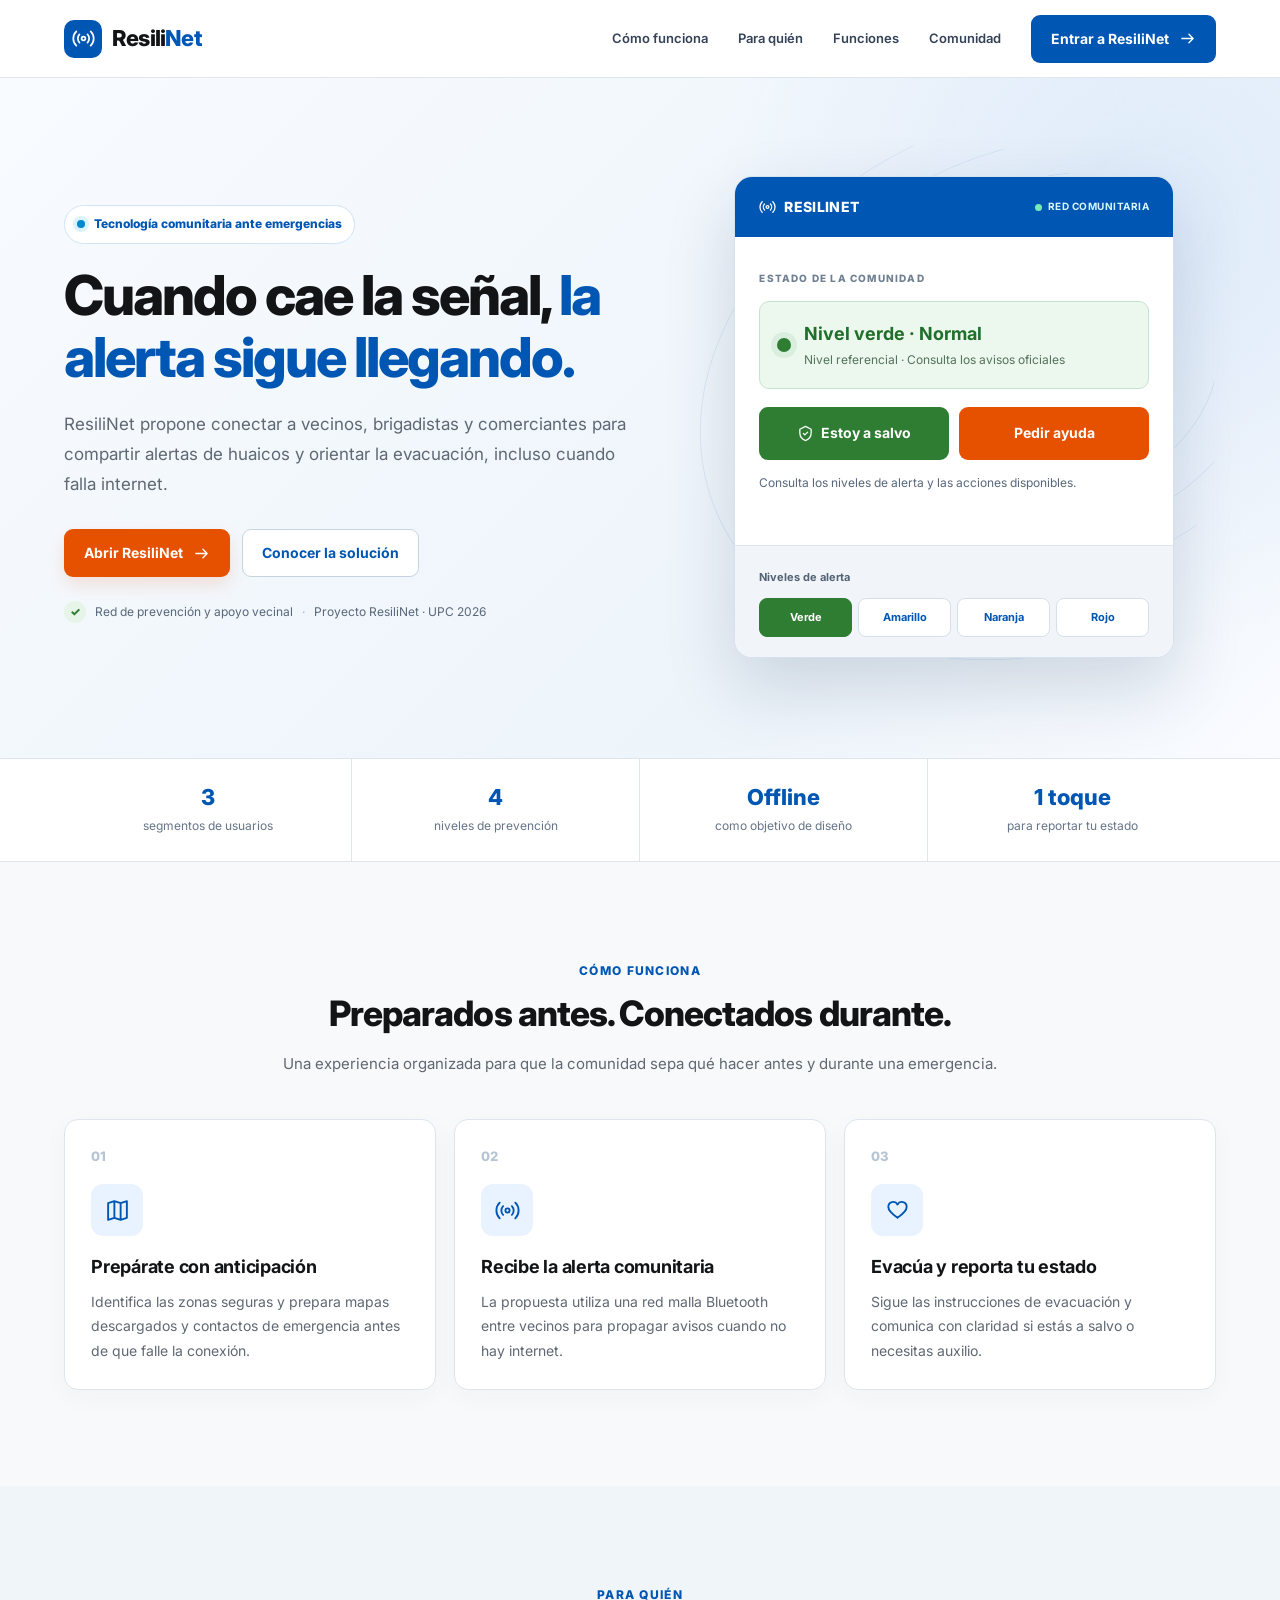
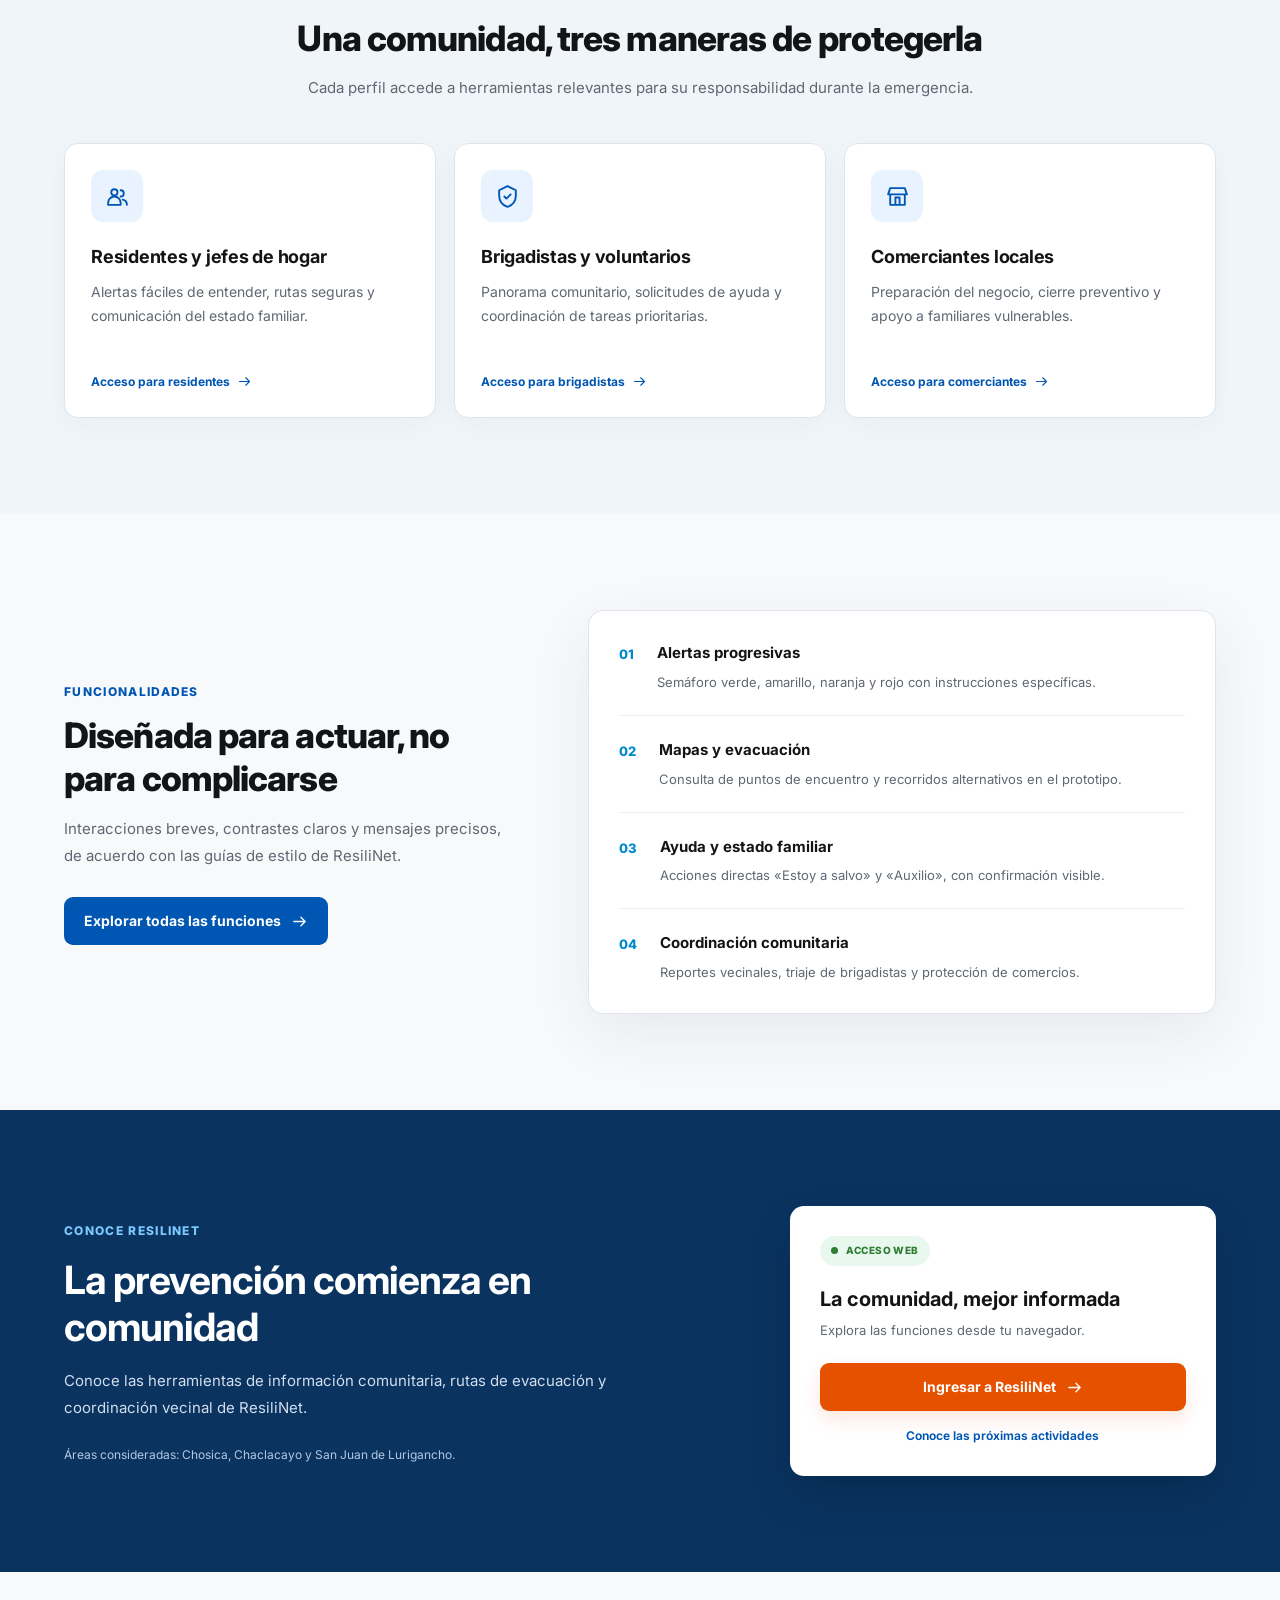
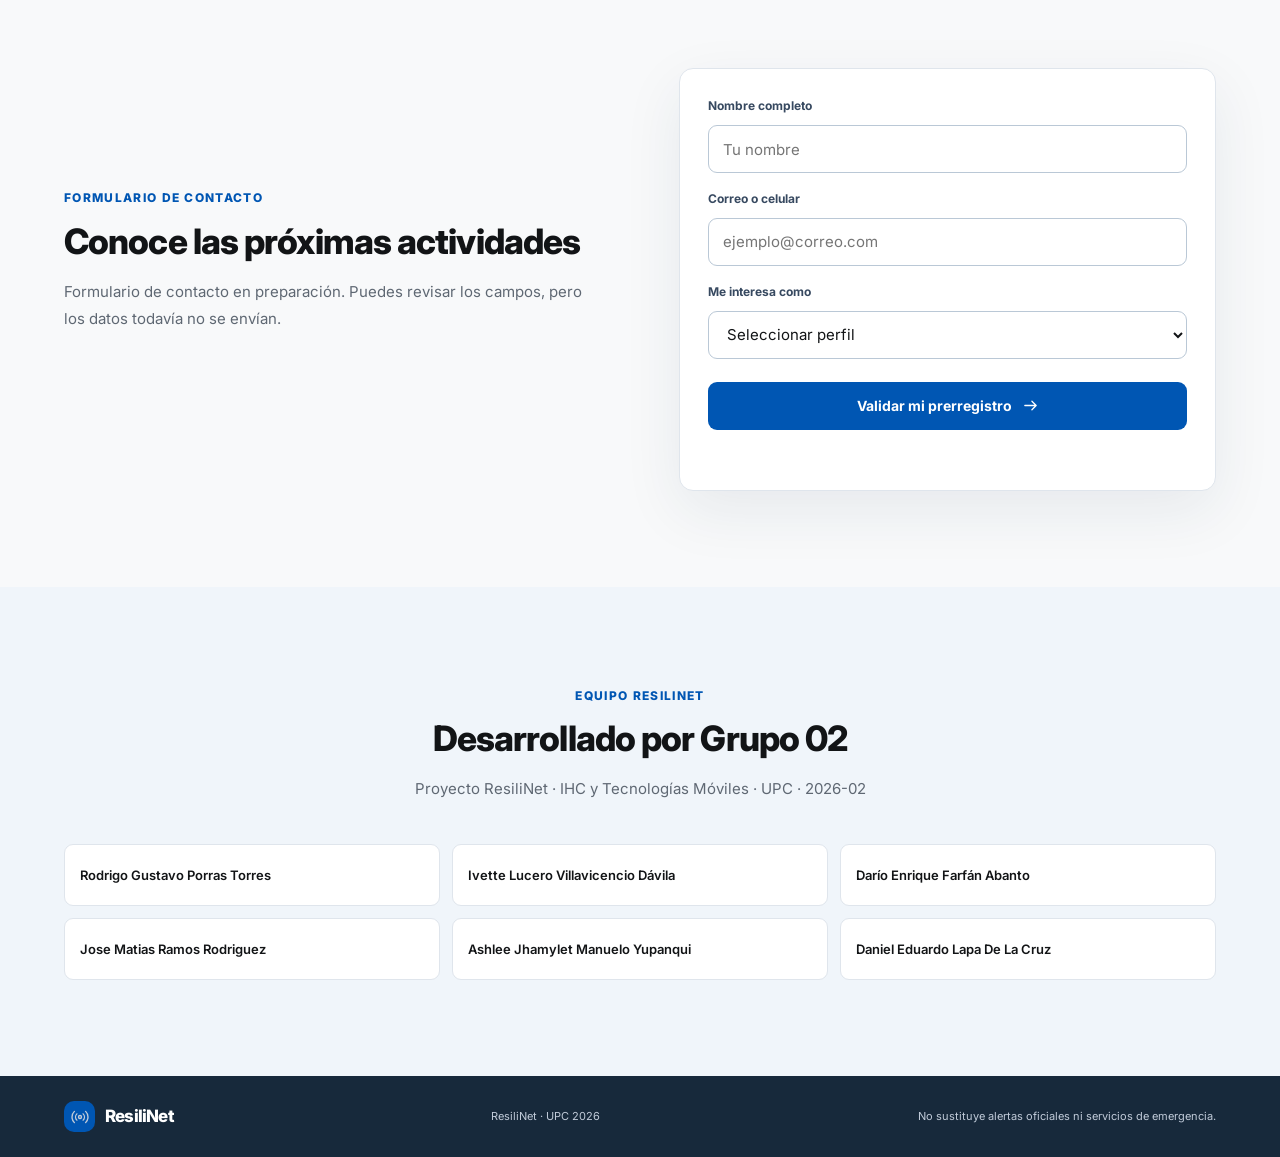
<file: index.html>
<!doctype html>
<html lang="es">
<head>
  <meta charset="utf-8">
  <meta name="viewport" content="width=device-width, initial-scale=1">
  <meta name="theme-color" content="#0056B3">
  <meta name="description" content="ResiliNet: alertas comunitarias ante huaicos, orientación hacia puntos seguros y comunicación de apoyo cuando falla internet. Proyecto académico UPC.">
  <title>ResiliNet · La comunidad conectada también sin internet</title>
  <link rel="preconnect" href="https://fonts.googleapis.com">
  <link rel="preconnect" href="https://fonts.gstatic.com" crossorigin>
  <link href="https://fonts.googleapis.com/css2?family=Inter:wght@400;500;600;700;800&display=swap" rel="stylesheet">
  <link rel="stylesheet" href="assets/styles/styles.css">
  <script src="assets/scripts/main.js" defer></script>
</head>
<body>
  <a class="skip-link" href="#contenido">Saltar al contenido</a>
  <svg class="sprite" aria-hidden="true" xmlns="http://www.w3.org/2000/svg"><symbol id="signal" viewBox="0 0 24 24"><circle cx="12" cy="12" r="2"/><path d="M7.8 7.8a6 6 0 0 0 0 8.4m8.4-8.4a6 6 0 0 1 0 8.4M4.5 4.5a10.5 10.5 0 0 0 0 15m15-15a10.5 10.5 0 0 1 0 15"/></symbol><symbol id="arrow" viewBox="0 0 24 24"><path d="M4 12h16m-6-6 6 6-6 6"/></symbol><symbol id="shield" viewBox="0 0 24 24"><path d="M12 2 4 6v5c0 6 4.1 9.6 8 11 3.9-1.4 8-5 8-11V6l-8-4Z"/><path d="m9 12 2 2 4-4"/></symbol><symbol id="map" viewBox="0 0 24 24"><path d="m3 5 6-2 6 2 6-2v16l-6 2-6-2-6 2V5Zm6-2v16m6-14v16"/></symbol><symbol id="users" viewBox="0 0 24 24"><circle cx="9" cy="8" r="3"/><path d="M3 20v-2a6 6 0 0 1 12 0v2H3Zm12-14a3 3 0 1 1 0 6m2 3a5 5 0 0 1 4 5"/></symbol><symbol id="heart" viewBox="0 0 24 24"><path d="M20.8 8.6c0 4.3-8.8 10.3-8.8 10.3S3.2 12.9 3.2 8.6A4.7 4.7 0 0 1 12 6.2a4.7 4.7 0 0 1 8.8 2.4Z"/></symbol><symbol id="store" viewBox="0 0 24 24"><path d="M3 10h18L19 4H5l-2 6Zm2 0v10h14V10m-9 10v-7h4v7"/></symbol></svg>
  <header class="site-header"><div class="container nav-inner">
    <a class="brand" href="#inicio" aria-label="ResiliNet, inicio"><span class="brand-symbol"><svg><use href="#signal"/></svg></span><span>Resili<span class="brand-accent">Net</span></span></a>
    <button class="mobile-toggle" id="mobileToggle" aria-controls="mainNav" aria-expanded="false">Menú <span aria-hidden="true">☰</span></button>
    <nav id="mainNav" class="main-nav" aria-label="Navegación principal"><a href="#como-funciona">Cómo funciona</a><a href="#segmentos">Para quién</a><a href="#funciones">Funciones</a><a href="#piloto">Comunidad</a><a class="button button-blue nav-cta" href="demo.html">Entrar a ResiliNet <svg><use href="#arrow"/></svg></a></nav>
  </div></header>
  <main id="contenido">
    <section id="inicio" class="hero"><div class="container hero-layout">
      <div class="hero-copy"><span class="eyebrow"><span class="eyebrow-dot"></span> Tecnología comunitaria ante emergencias</span><h1>Cuando cae la señal, <span>la alerta sigue llegando.</span></h1><p>ResiliNet propone conectar a vecinos, brigadistas y comerciantes para compartir alertas de huaicos y orientar la evacuación, incluso cuando falla internet.</p><div class="hero-actions"><a class="button button-orange" href="demo.html">Abrir ResiliNet <svg><use href="#arrow"/></svg></a><a class="button button-quiet" href="#como-funciona">Conocer la solución</a></div><div class="hero-foot"><span class="round-mark">✓</span><span>Red de prevención y apoyo vecinal</span><span class="hero-sep">·</span><span>Proyecto ResiliNet · UPC 2026</span></div></div>
      <div class="hero-visual"><div class="topographic" aria-hidden="true"></div><div class="mockup">
        <div class="mockup-head"><span class="mockup-label"><svg><use href="#signal"/></svg> RESILINET</span><span class="mockup-connection"><span></span> RED COMUNITARIA</span></div>
        <div class="mockup-body"><span class="small-label">ESTADO DE LA COMUNIDAD</span><div class="risk-status" id="heroRisk"><span class="risk-dot"></span><div><strong id="heroRiskTitle">Nivel verde · Normal</strong><small id="heroRiskSubtitle">Nivel referencial · Consulta los avisos oficiales</small></div></div><div class="mockup-actions"><button id="heroSafe" class="action-safe" type="button"><svg><use href="#shield"/></svg> Estoy a salvo</button><button id="heroHelp" class="action-help" type="button">Pedir ayuda</button></div><div class="mockup-result" id="heroResult" aria-live="polite">Consulta los niveles de alerta y las acciones disponibles.</div></div>
        <div class="mockup-bottom"><span>Niveles de alerta</span><div class="risk-pills" id="heroRiskButtons"><button class="active" data-level="green" aria-pressed="true" aria-label="Nivel verde">Verde</button><button data-level="yellow" aria-pressed="false">Amarillo</button><button data-level="orange" aria-pressed="false">Naranja</button><button data-level="red" aria-pressed="false">Rojo</button></div></div>
      </div><div class="floating-label"><svg><use href="#shield"/></svg><div><strong>Una respuesta más rápida</strong><span>Información clara para actuar</span></div></div></div>
    </div></section>
    <section class="trust-bar"><div class="container trust-grid"><div><strong>3</strong><span>segmentos de usuarios</span></div><div><strong>4</strong><span>niveles de prevención</span></div><div><strong>Offline</strong><span>como objetivo de diseño</span></div><div><strong>1 toque</strong><span>para reportar tu estado</span></div></div></section>
    <section id="como-funciona" class="section"><div class="container"><div class="section-intro"><span class="overline">CÓMO FUNCIONA</span><h2>Preparados antes. Conectados durante.</h2><p>Una experiencia organizada para que la comunidad sepa qué hacer antes y durante una emergencia.</p></div><div class="steps-grid"><article class="step"><div class="step-number">01</div><div class="step-icon"><svg><use href="#map"/></svg></div><h3>Prepárate con anticipación</h3><p>Identifica las zonas seguras y prepara mapas descargados y contactos de emergencia antes de que falle la conexión.</p></article><article class="step"><div class="step-number">02</div><div class="step-icon"><svg><use href="#signal"/></svg></div><h3>Recibe la alerta comunitaria</h3><p>La propuesta utiliza una red malla Bluetooth entre vecinos para propagar avisos cuando no hay internet.</p></article><article class="step"><div class="step-number">03</div><div class="step-icon"><svg><use href="#heart"/></svg></div><h3>Evacúa y reporta tu estado</h3><p>Sigue las instrucciones de evacuación y comunica con claridad si estás a salvo o necesitas auxilio.</p></article></div></div></section>
    <section id="segmentos" class="section tint"><div class="container"><div class="section-intro"><span class="overline">PARA QUIÉN</span><h2>Una comunidad, tres maneras de protegerla</h2><p>Cada perfil accede a herramientas relevantes para su responsabilidad durante la emergencia.</p></div><div class="segment-grid"><article class="segment"><div class="segment-icon"><svg><use href="#users"/></svg></div><h3>Residentes y jefes de hogar</h3><p>Alertas fáciles de entender, rutas seguras y comunicación del estado familiar.</p><a href="demo.html#familia">Acceso para residentes <svg><use href="#arrow"/></svg></a></article><article class="segment"><div class="segment-icon"><svg><use href="#shield"/></svg></div><h3>Brigadistas y voluntarios</h3><p>Panorama comunitario, solicitudes de ayuda y coordinación de tareas prioritarias.</p><a href="demo.html#brigadas">Acceso para brigadistas <svg><use href="#arrow"/></svg></a></article><article class="segment"><div class="segment-icon"><svg><use href="#store"/></svg></div><h3>Comerciantes locales</h3><p>Preparación del negocio, cierre preventivo y apoyo a familiares vulnerables.</p><a href="demo.html#comercio">Acceso para comerciantes <svg><use href="#arrow"/></svg></a></article></div></div></section>
    <section id="funciones" class="section"><div class="container features-layout"><div class="section-intro align-left"><span class="overline">FUNCIONALIDADES</span><h2>Diseñada para actuar, no para complicarse</h2><p>Interacciones breves, contrastes claros y mensajes precisos, de acuerdo con las guías de estilo de ResiliNet.</p><a class="button button-blue" href="demo.html">Explorar todas las funciones <svg><use href="#arrow"/></svg></a></div><div class="feature-stack"><div class="feature"><span class="feature-index">01</span><div><strong>Alertas progresivas</strong><p>Semáforo verde, amarillo, naranja y rojo con instrucciones específicas.</p></div></div><div class="feature"><span class="feature-index">02</span><div><strong>Mapas y evacuación</strong><p>Consulta de puntos de encuentro y recorridos alternativos en el prototipo.</p></div></div><div class="feature"><span class="feature-index">03</span><div><strong>Ayuda y estado familiar</strong><p>Acciones directas «Estoy a salvo» y «Auxilio», con confirmación visible.</p></div></div><div class="feature"><span class="feature-index">04</span><div><strong>Coordinación comunitaria</strong><p>Reportes vecinales, triaje de brigadistas y protección de comercios.</p></div></div></div></div></section>
    <section id="piloto" class="section pilot"><div class="container pilot-inner"><div><span class="overline">CONOCE RESILINET</span><h2>La prevención comienza en comunidad</h2><p>Conoce las herramientas de información comunitaria, rutas de evacuación y coordinación vecinal de ResiliNet.</p><div class="pilot-places">Áreas consideradas: Chosica, Chaclacayo y San Juan de Lurigancho.</div></div><div class="pilot-card"><span class="pill"><span class="pill-dot"></span> ACCESO WEB</span><h3>La comunidad, mejor informada</h3><p>Explora las funciones desde tu navegador.</p><a class="button button-orange full" href="demo.html">Ingresar a ResiliNet <svg><use href="#arrow"/></svg></a><a class="minor-link" href="#registro">Conoce las próximas actividades</a></div></div></section>
    <section id="registro" class="section"><div class="container register-layout"><div class="section-intro align-left"><span class="overline">FORMULARIO DE CONTACTO</span><h2>Conoce las próximas actividades</h2><p>Formulario de contacto en preparación. Puedes revisar los campos, pero los datos todavía no se envían.</p></div><form id="regForm" novalidate class="register-form"><label for="nombre">Nombre completo</label><input type="text" id="nombre" name="nombre" autocomplete="name" placeholder="Tu nombre" required><label for="contacto">Correo o celular</label><input type="text" id="contacto" name="contacto" placeholder="ejemplo@correo.com" required><label for="rol">Me interesa como</label><select id="rol" name="rol" required><option value="">Seleccionar perfil</option><option>Residente o jefe de hogar</option><option>Brigadista o voluntario</option><option>Comerciante local</option></select><button type="submit" class="button button-blue full">Validar mi prerregistro <svg><use href="#arrow"/></svg></button><p id="formMessage" role="status" aria-live="polite" class="form-message"></p></form></div></section>
    <section id="equipo" class="section team-section"><div class="container"><div class="section-intro"><span class="overline">EQUIPO RESILINET</span><h2>Desarrollado por Grupo 02</h2><p>Proyecto ResiliNet · IHC y Tecnologías Móviles · UPC · 2026-02</p></div><div class="team-list"><span>Rodrigo Gustavo Porras Torres</span><span>Ivette Lucero Villavicencio Dávila</span><span>Darío Enrique Farfán Abanto</span><span>Jose Matias Ramos Rodriguez</span><span>Ashlee Jhamylet Manuelo Yupanqui</span><span>Daniel Eduardo Lapa De La Cruz</span></div></div></section>
  </main>
  <footer class="footer"><div class="container footer-inner"><a class="brand brand-footer" href="#inicio"><span class="brand-symbol"><svg><use href="#signal"/></svg></span> ResiliNet</a><span>ResiliNet · UPC 2026</span><span>No sustituye alertas oficiales ni servicios de emergencia.</span></div></footer>
</body>
</html>
</file>
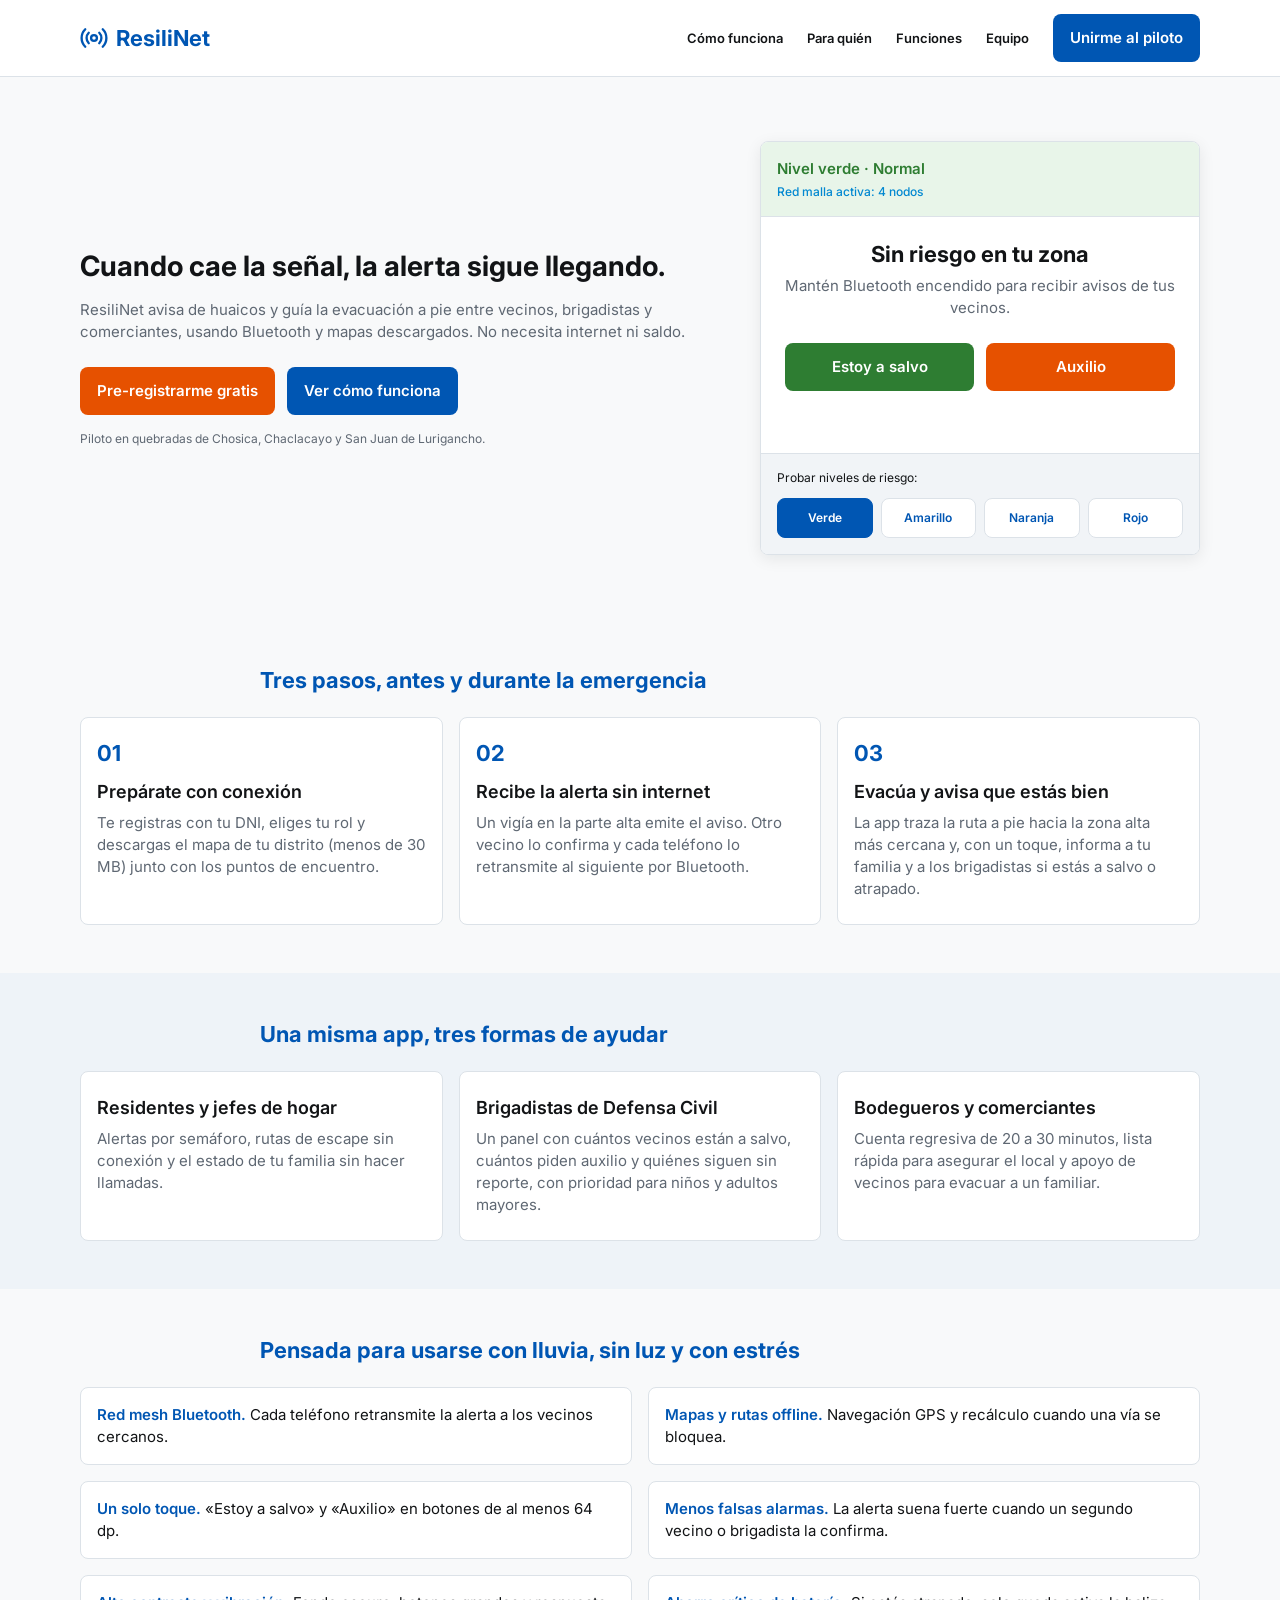
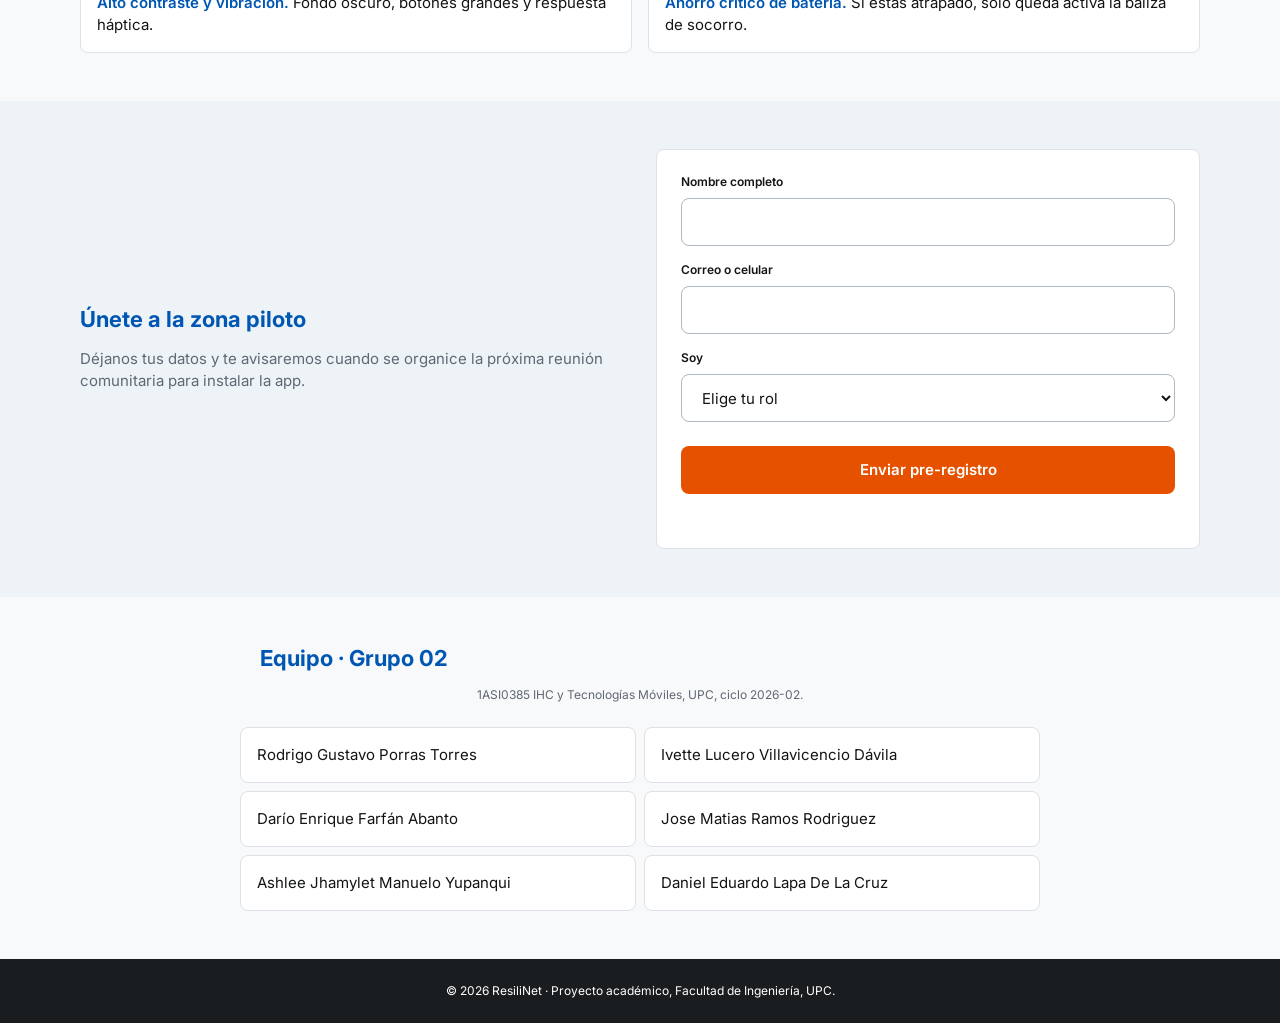
<file: public/index.html>
<!DOCTYPE html>
<html lang="es">
<head>
    <meta charset="UTF-8">
    <meta name="viewport" content="width=device-width, initial-scale=1">
    <title>ResiliNet · Alertas y rutas de evacuación sin internet</title>
    <meta name="description" content="ResiliNet conecta a vecinos, brigadistas y comerciantes por Bluetooth para avisar de huaicos y guiar la evacuación sin internet.">
    <link rel="icon" href="favicon.ico">
    <link rel="preconnect" href="https://fonts.googleapis.com">
    <link rel="preconnect" href="https://fonts.gstatic.com" crossorigin>
    <link href="https://fonts.googleapis.com/css2?family=Inter:wght@400;500;600;700&display=swap" rel="stylesheet">
    <link rel="stylesheet" href="assets/styles/styles.css">
</head>
<body>
<a class="skip" href="#contenido">Saltar al contenido</a>

<header class="top">
    <div class="wrap top-in">
        <a class="brand" href="#inicio" aria-label="ResiliNet, inicio">
            <svg width="28" height="28" viewBox="0 0 24 24" fill="none" stroke="currentColor" stroke-width="2" stroke-linecap="round" aria-hidden="true"><circle cx="12" cy="12" r="2.5"/><path d="M7.5 7.5a6.4 6.4 0 0 0 0 9M16.5 7.5a6.4 6.4 0 0 1 0 9M4.5 4.5a10.6 10.6 0 0 0 0 15M19.5 4.5a10.6 10.6 0 0 1 0 15"/></svg>
            ResiliNet
        </a>
        <button class="menu-btn" id="menuBtn" aria-expanded="false" aria-controls="nav">Menú</button>
        <nav id="nav" class="nav" aria-label="Principal">
            <a href="#como-funciona">Cómo funciona</a>
            <a href="#para-quien">Para quién</a>
            <a href="#funciones">Funciones</a>
            <a href="#equipo">Equipo</a>
            <a class="btn btn-sec" href="#registro">Unirme al piloto</a>
        </nav>
    </div>
</header>

<main id="contenido">
    <section class="hero" id="inicio">
        <div class="wrap hero-in">
            <div class="hero-text">
                <h1>Cuando cae la señal, la alerta sigue llegando.</h1>
                <p class="lead">ResiliNet avisa de huaicos y guía la evacuación a pie entre vecinos, brigadistas y comerciantes, usando Bluetooth y mapas descargados. No necesita internet ni saldo.</p>
                <div class="cta">
                    <a class="btn btn-act" href="#registro">Pre-registrarme gratis</a>
                    <a class="btn btn-sec" href="#como-funciona">Ver cómo funciona</a>
                </div>
                <p class="note">Piloto en quebradas de Chosica, Chaclacayo y San Juan de Lurigancho.</p>
            </div>

            <div class="phone" aria-label="Simulador de la aplicación">
                <div class="phone-bar" id="riskBar" data-level="green">
                    <span id="riskLabel">Nivel verde · Normal</span>
                    <span class="mesh" id="meshChip">Red malla activa: 4 nodos</span>
                </div>
                <div class="phone-body">
                    <h2 id="riskTitle">Sin riesgo en tu zona</h2>
                    <p id="riskText">Mantén Bluetooth encendido para recibir avisos de tus vecinos.</p>
                    <div class="phone-btns">
                        <button class="big safe" id="btnSafe" type="button">Estoy a salvo</button>
                        <button class="big sos" id="btnSos" type="button">Auxilio</button>
                    </div>
                    <p class="status" id="statusMsg" role="status" aria-live="polite"></p>
                </div>
                <div class="sim">
                    <span>Probar niveles de riesgo:</span>
                    <div class="sim-btns" role="group" aria-label="Nivel de riesgo">
                        <button type="button" data-level="green" aria-pressed="true">Verde</button>
                        <button type="button" data-level="yellow" aria-pressed="false">Amarillo</button>
                        <button type="button" data-level="orange" aria-pressed="false">Naranja</button>
                        <button type="button" data-level="red" aria-pressed="false">Rojo</button>
                    </div>
                </div>
            </div>
        </div>
    </section>

    <section class="sec" id="como-funciona">
        <div class="wrap">
            <h2>Tres pasos, antes y durante la emergencia</h2>
            <ol class="steps">
                <li><h3>Prepárate con conexión</h3><p>Te registras con tu DNI, eliges tu rol y descargas el mapa de tu distrito (menos de 30 MB) junto con los puntos de encuentro.</p></li>
                <li><h3>Recibe la alerta sin internet</h3><p>Un vigía en la parte alta emite el aviso. Otro vecino lo confirma y cada teléfono lo retransmite al siguiente por Bluetooth.</p></li>
                <li><h3>Evacúa y avisa que estás bien</h3><p>La app traza la ruta a pie hacia la zona alta más cercana y, con un toque, informa a tu familia y a los brigadistas si estás a salvo o atrapado.</p></li>
            </ol>
        </div>
    </section>

    <section class="sec alt" id="para-quien">
        <div class="wrap">
            <h2>Una misma app, tres formas de ayudar</h2>
            <div class="roles">
                <article class="role">
                    <h3>Residentes y jefes de hogar</h3>
                    <p>Alertas por semáforo, rutas de escape sin conexión y el estado de tu familia sin hacer llamadas.</p>
                </article>
                <article class="role">
                    <h3>Brigadistas de Defensa Civil</h3>
                    <p>Un panel con cuántos vecinos están a salvo, cuántos piden auxilio y quiénes siguen sin reporte, con prioridad para niños y adultos mayores.</p>
                </article>
                <article class="role">
                    <h3>Bodegueros y comerciantes</h3>
                    <p>Cuenta regresiva de 20 a 30 minutos, lista rápida para asegurar el local y apoyo de vecinos para evacuar a un familiar.</p>
                </article>
            </div>
        </div>
    </section>

    <section class="sec" id="funciones">
        <div class="wrap">
            <h2>Pensada para usarse con lluvia, sin luz y con estrés</h2>
            <ul class="feats">
                <li><strong>Red mesh Bluetooth.</strong> Cada teléfono retransmite la alerta a los vecinos cercanos.</li>
                <li><strong>Mapas y rutas offline.</strong> Navegación GPS y recálculo cuando una vía se bloquea.</li>
                <li><strong>Un solo toque.</strong> «Estoy a salvo» y «Auxilio» en botones de al menos 64 dp.</li>
                <li><strong>Menos falsas alarmas.</strong> La alerta suena fuerte cuando un segundo vecino o brigadista la confirma.</li>
                <li><strong>Alto contraste y vibración.</strong> Fondo oscuro, botones grandes y respuesta háptica.</li>
                <li><strong>Ahorro crítico de batería.</strong> Si estás atrapado, solo queda activa la baliza de socorro.</li>
            </ul>
        </div>
    </section>

    <section class="sec alt" id="registro">
        <div class="wrap reg">
            <div>
                <h2>Únete a la zona piloto</h2>
                <p>Déjanos tus datos y te avisaremos cuando se organice la próxima reunión comunitaria para instalar la app.</p>
            </div>
            <form id="regForm" novalidate>
                <label for="nombre">Nombre completo</label>
                <input id="nombre" name="nombre" type="text" autocomplete="name" required>
                <label for="correo">Correo o celular</label>
                <input id="correo" name="correo" type="text" autocomplete="email" required>
                <label for="rol">Soy</label>
                <select id="rol" name="rol" required>
                    <option value="">Elige tu rol</option>
                    <option>Residente o jefe de hogar</option>
                    <option>Brigadista o vecino activo</option>
                    <option>Bodeguero o comerciante</option>
                </select>
                <button class="btn btn-act" type="submit">Enviar pre-registro</button>
                <p class="form-msg" id="formMsg" role="status" aria-live="polite"></p>
            </form>
        </div>
    </section>

    <section class="sec" id="equipo">
        <div class="wrap">
            <h2>Equipo · Grupo 02</h2>
            <p class="team-sub">1ASI0385 IHC y Tecnologías Móviles, UPC, ciclo 2026-02.</p>
            <ul class="team">
                <li>Rodrigo Gustavo Porras Torres</li>
                <li>Ivette Lucero Villavicencio Dávila</li>
                <li>Darío Enrique Farfán Abanto</li>
                <li>Jose Matias Ramos Rodriguez</li>
                <li>Ashlee Jhamylet Manuelo Yupanqui</li>
                <li>Daniel Eduardo Lapa De La Cruz</li>
            </ul>
        </div>
    </section>
</main>

<footer class="foot">
    <div class="wrap">© 2026 ResiliNet · Proyecto académico, Facultad de Ingeniería, UPC.</div>
</footer>

<script src="assets/scripts/main.js"></script>
</body>
</html>
</file>
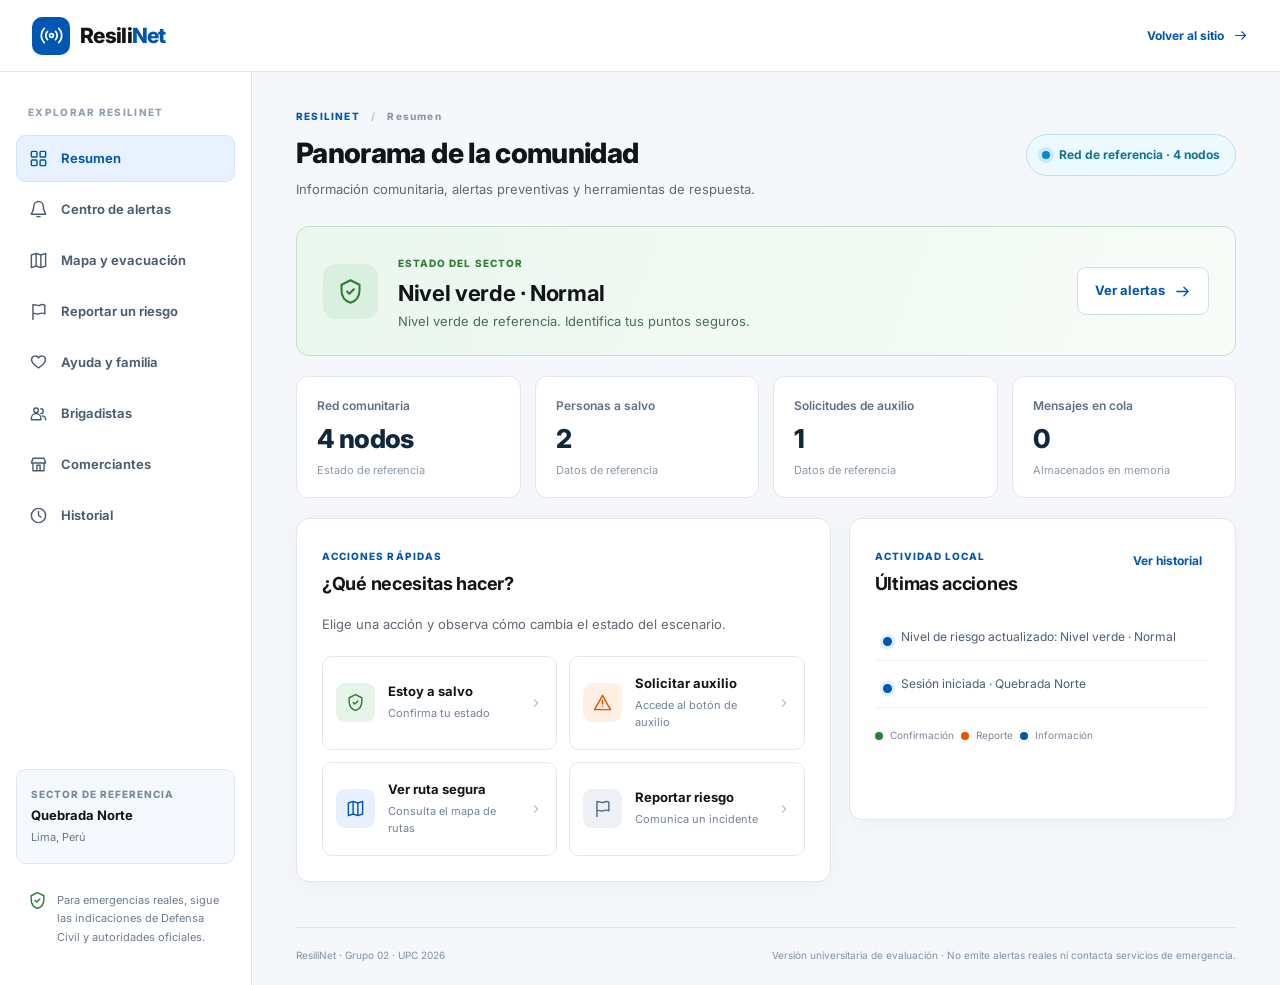
<file: demo.html>
<!doctype html>
<html lang="es">
<head><meta charset="utf-8"><meta name="viewport" content="width=device-width, initial-scale=1"><meta name="theme-color" content="#0056B3"><title>ResiliNet · Plataforma comunitaria</title><meta name="description" content="ResiliNet: información sobre riesgos, rutas de evacuación y coordinación comunitaria ante huaicos."><link rel="preconnect" href="https://fonts.googleapis.com"><link rel="preconnect" href="https://fonts.gstatic.com" crossorigin><link href="https://fonts.googleapis.com/css2?family=Inter:wght@400;500;600;700;800&display=swap" rel="stylesheet"><link rel="stylesheet" href="assets/styles/demo.css"><script src="assets/scripts/demo.js" defer></script></head>
<body>
<a class="skip-link" href="#appMain">Saltar al contenido principal</a>
<svg class="sprite" aria-hidden="true" xmlns="http://www.w3.org/2000/svg">
<symbol id="i-signal" viewBox="0 0 24 24"><circle cx="12" cy="12" r="2"/><path d="M7.8 7.8a6 6 0 0 0 0 8.4m8.4-8.4a6 6 0 0 1 0 8.4M4.5 4.5a10.5 10.5 0 0 0 0 15m15-15a10.5 10.5 0 0 1 0 15"/></symbol>
<symbol id="i-grid" viewBox="0 0 24 24"><rect x="3" y="3" width="7" height="7" rx="1"/><rect x="14" y="3" width="7" height="7" rx="1"/><rect x="3" y="14" width="7" height="7" rx="1"/><rect x="14" y="14" width="7" height="7" rx="1"/></symbol>
<symbol id="i-bell" viewBox="0 0 24 24"><path d="M18 8a6 6 0 0 0-12 0c0 7-3 8-3 10h18c0-2-3-3-3-10ZM10 21h4"/></symbol>
<symbol id="i-map" viewBox="0 0 24 24"><path d="m3 5 6-2 6 2 6-2v16l-6 2-6-2-6 2V5Zm6-2v16m6-14v16"/></symbol>
<symbol id="i-flag" viewBox="0 0 24 24"><path d="M5 22V3m0 1c3-2 6 2 9 0 2-1 4-1 6 0v11c-3-2-5-1-8 0-3 1-5-2-7 0"/></symbol>
<symbol id="i-heart" viewBox="0 0 24 24"><path d="M20.8 8.6c0 4.3-8.8 10.3-8.8 10.3S3.2 12.9 3.2 8.6A4.7 4.7 0 0 1 12 6.2a4.7 4.7 0 0 1 8.8 2.4Z"/></symbol>
<symbol id="i-users" viewBox="0 0 24 24"><circle cx="9" cy="8" r="3"/><path d="M3 20v-2a6 6 0 0 1 12 0v2H3Zm12-14a3 3 0 1 1 0 6m2 3a5 5 0 0 1 4 5"/></symbol>
<symbol id="i-store" viewBox="0 0 24 24"><path d="M3 10h18L19 4H5l-2 6Zm2 0v10h14V10m-9 10v-7h4v7"/></symbol>
<symbol id="i-clock" viewBox="0 0 24 24"><circle cx="12" cy="12" r="9"/><path d="M12 7v5l3 2"/></symbol>
<symbol id="i-arrow" viewBox="0 0 24 24"><path d="M4 12h16m-6-6 6 6-6 6"/></symbol>
<symbol id="i-shield" viewBox="0 0 24 24"><path d="M12 2 4 6v5c0 6 4.1 9.6 8 11 3.9-1.4 8-5 8-11V6l-8-4Z"/><path d="m9 12 2 2 4-4"/></symbol>
<symbol id="i-alert" viewBox="0 0 24 24"><path d="m12 3 10 18H2L12 3Zm0 6v5m0 3v.2"/></symbol>
<symbol id="i-info" viewBox="0 0 24 24"><circle cx="12" cy="12" r="9"/><path d="M12 11v6m0-10v.2"/></symbol>
<symbol id="i-check" viewBox="0 0 24 24"><path d="m5 12 5 5L20 7"/></symbol>
<symbol id="i-chevron" viewBox="0 0 24 24"><path d="m9 6 6 6-6 6"/></symbol>
<symbol id="i-pin" viewBox="0 0 24 24"><path d="M20 10c0 6-8 12-8 12S4 16 4 10a8 8 0 1 1 16 0Z"/><circle cx="12" cy="10" r="2.5"/></symbol>
</svg>

<header class="app-header"><div class="wide app-header-inner"><a class="brand" href="index.html"><span class="logo-mark"><svg><use href="#i-signal"/></svg></span><span>Resili<span>Net</span></span></a><div class="app-header-right"><a href="index.html" class="return-link">Volver al sitio <svg><use href="#i-arrow"/></svg></a></div></div></header>
<div class="app-shell">
<aside class="sidebar" aria-label="Secciones de ResiliNet">
  <p class="sidebar-section">EXPLORAR RESILINET</p>
  <nav class="side-nav" id="sideNav"><button class="active" data-page="resumen"><svg><use href="#i-grid"/></svg> Resumen</button><button data-page="alertas"><svg><use href="#i-bell"/></svg> Centro de alertas</button><button data-page="mapa"><svg><use href="#i-map"/></svg> Mapa y evacuación</button><button data-page="reportar"><svg><use href="#i-flag"/></svg> Reportar un riesgo</button><button data-page="familia"><svg><use href="#i-heart"/></svg> Ayuda y familia</button><button data-page="brigadas"><svg><use href="#i-users"/></svg> Brigadistas</button><button data-page="comercio"><svg><use href="#i-store"/></svg> Comerciantes</button><button data-page="historial"><svg><use href="#i-clock"/></svg> Historial</button></nav>
  <div class="sidebar-bottom"><div class="sidebar-scenario"><span class="tiny-label">SECTOR DE REFERENCIA</span><strong>Quebrada Norte</strong><span>Lima, Perú</span></div><div class="sidebar-tip"><svg><use href="#i-shield"/></svg><span>Para emergencias reales, sigue las indicaciones de Defensa Civil y autoridades oficiales.</span></div></div>
</aside>
<main id="appMain" class="app-main">
 <div class="view-head"><div><div class="crumb">RESILINET <span>/</span> <span id="crumbName">Resumen</span></div><h1 id="viewTitle">Panorama de la comunidad</h1><p id="viewDesc">Información comunitaria, alertas preventivas y herramientas de respuesta.</p></div><button type="button" id="networkToggle" class="network-chip" aria-pressed="true"><span class="network-dot"></span><span id="networkText">Red de referencia · 4 nodos</span></button></div>
 <div id="toast" class="toast" role="status" aria-live="polite" hidden></div>
 <section id="view-resumen" class="view active" aria-label="Resumen de ResiliNet">
   <div id="summaryBanner" class="status-banner" data-risk="green"><div class="banner-icon"><svg><use href="#i-shield"/></svg></div><div class="banner-copy"><span class="kicker">ESTADO DEL SECTOR</span><h2 id="summaryRisk">Nivel verde · Normal</h2><p id="summaryAdvice">Sin riesgo en este escenario. Identifica tus puntos seguros.</p></div><button class="button button-outline" data-go="alertas">Ver alertas <svg><use href="#i-arrow"/></svg></button></div>
   <div class="summary-stats"><div class="stat"><span>Red comunitaria</span><strong id="summaryNetwork">4 nodos</strong><small>Estado de referencia</small></div><div class="stat"><span>Personas a salvo</span><strong id="summarySafe">2</strong><small>Datos de referencia</small></div><div class="stat"><span>Solicitudes de auxilio</span><strong id="summarySos">1</strong><small>Datos de referencia</small></div><div class="stat"><span>Mensajes en cola</span><strong id="summaryQueue">0</strong><small>Almacenados en memoria</small></div></div>
   <div class="content-two"><section class="card"><div class="card-heading"><div><span class="eyebrow">ACCIONES RÁPIDAS</span><h3>¿Qué necesitas hacer?</h3></div></div><p class="card-intro">Elige una acción y observa cómo cambia el estado del escenario.</p><div class="quick-grid"><button class="quick-action" data-action="safe"><span class="quick-icon green"><svg><use href="#i-shield"/></svg></span><span><strong>Estoy a salvo</strong><small>Confirma tu estado</small></span><svg class="chev"><use href="#i-chevron"/></svg></button><button class="quick-action" data-go="familia"><span class="quick-icon orange"><svg><use href="#i-alert"/></svg></span><span><strong>Solicitar auxilio</strong><small>Accede al botón de auxilio</small></span><svg class="chev"><use href="#i-chevron"/></svg></button><button class="quick-action" data-go="mapa"><span class="quick-icon blue"><svg><use href="#i-map"/></svg></span><span><strong>Ver ruta segura</strong><small>Consulta el mapa de rutas</small></span><svg class="chev"><use href="#i-chevron"/></svg></button><button class="quick-action" data-go="reportar"><span class="quick-icon gray"><svg><use href="#i-flag"/></svg></span><span><strong>Reportar riesgo</strong><small>Comunica un incidente</small></span><svg class="chev"><use href="#i-chevron"/></svg></button></div></section>
   <section class="card activity-card"><div class="card-heading"><div><span class="eyebrow">ACTIVIDAD LOCAL</span><h3>Últimas acciones</h3></div><button class="text-link" data-go="historial">Ver historial</button></div><ol id="summaryActivity" class="activity-list"><li>Sesión iniciada</li></ol><div class="mini-legend"><span class="legend-dot green"></span> Confirmación <span class="legend-dot orange"></span> Reporte <span class="legend-dot blue"></span> Información</div></section></div>
   
 </section>
 <section id="view-alertas" class="view" aria-label="Centro de alertas" hidden>
   <div class="content-two"><div class="card"><div class="card-heading"><div><span class="eyebrow">ALERTA PROGRESIVA</span><h3>Estado del nivel de riesgo</h3></div><span id="riskTimestamp" class="tiny-meta">Estado de alerta</span></div><p class="card-intro">Selecciona un nivel para observar cómo cambian las instrucciones y la interfaz.</p><div class="risk-selector" aria-label="Niveles de alerta"><button data-risk="green" aria-pressed="true"><span class="risk-circle green"></span> Verde</button><button data-risk="yellow" aria-pressed="false"><span class="risk-circle yellow"></span> Amarillo</button><button data-risk="orange" aria-pressed="false"><span class="risk-circle orange"></span> Naranja</button><button data-risk="red" aria-pressed="false"><span class="risk-circle red"></span> Rojo</button></div><div id="riskPanel" class="risk-detail" data-risk="green"><span class="risk-cap">ESTADO SELECCIONADO</span><h3 id="riskTitle">Nivel verde · Normal</h3><p id="riskMessage">Nivel verde de referencia. Consulta avisos oficiales actualizados.</p><div class="risk-instructions"><svg><use href="#i-info"/></svg><span id="riskSteps">Identifica puntos seguros y mantén preparado tu plan familiar.</span></div></div><button class="button button-secondary" id="toneBtn"><svg><use href="#i-bell"/></svg> Escuchar aviso</button></div>
   <div class="card"><div class="card-heading"><div><span class="eyebrow">COMUNICACIÓN COMUNITARIA</span><h3>Cómo se confirma una alerta</h3></div></div><div class="flow-steps"><div><span>1</span><p><strong>Un vecino reporta</strong><small>Alerta local de ejemplo</small></p></div><div><span>2</span><p><strong>Otro vecino verifica</strong><small>Reduce falsos avisos</small></p></div><div><span>3</span><p><strong>La comunidad recibe</strong><small>Difusión comunitaria</small></p></div></div><div class="verification-box"><span class="tiny-label">REPORTE PENDIENTE</span><strong id="pendingVerification">No hay alertas pendientes de validación.</strong><button id="verifyButton" class="button button-blue" disabled>Confirmar como segundo vecino</button></div><div class="network-panel"><div><span class="tiny-label">RED MALLA COMUNITARIA</span><p id="networkDetail">Vista de referencia: 4 nodos disponibles.</p></div><span class="mesh-badge">Vista no conectada</span></div></div></div>
 </section>
 <section id="view-mapa" class="view" aria-label="Mapa y evacuación" hidden>
   <div class="map-grid"><section class="card map-card"><div class="card-heading"><div><span class="eyebrow">MAPA DE REFERENCIA</span><h3>Consulta tu recorrido</h3></div><span class="outline-badge">Croquis ilustrativo</span></div><div class="map-viewport"><svg id="demoMap" viewBox="0 0 660 365" role="img" aria-label="Croquis de referencia de evacuación con viviendas, vía principal y zona segura"><defs><pattern id="dots" width="20" height="20" patternUnits="userSpaceOnUse"><circle cx="2" cy="2" r="1" fill="#d0dbe5"/></pattern></defs><rect width="660" height="365" fill="#edf3f7"/><rect width="660" height="365" fill="url(#dots)"/><path d="M-20 80 Q140 35 260 120T680 100" stroke="#d6e5ef" stroke-width="48" fill="none"/><path d="M0 300 Q160 245 300 285T680 245" stroke="#d9e2df" stroke-width="70" fill="none"/><path d="M0 210 Q120 190 185 260T380 310" stroke="#e9d5b6" stroke-width="28" fill="none"/><path d="M80 285 C160 210 200 210 272 174 S420 125 540 78" stroke="#ffffff" stroke-width="22" fill="none"/><path d="M80 285 C160 210 200 210 272 174 S420 125 540 78" stroke="#b3bdc8" stroke-dasharray="8 9" stroke-width="2" fill="none"/><path id="routePath" d="M80 285 C160 210 200 210 272 174 S420 125 540 78" stroke="#0056B3" stroke-width="7" fill="none" stroke-linecap="round" stroke-dasharray="13 9"/><path id="blockedPath" d="M265 152l28 29m0-29-28 29" stroke="#D32F2F" stroke-width="7" stroke-linecap="round" hidden/><rect x="13" y="15" rx="8" width="176" height="35" fill="#ffffff" stroke="#d5e1ed"/><text x="27" y="38" class="map-caption">Quebrada Norte</text><circle cx="80" cy="285" r="17" fill="#0056B3" stroke="#fff" stroke-width="5"/><text x="80" y="290" text-anchor="middle" class="map-marker">●</text><circle cx="540" cy="78" r="17" fill="#2E7D32" stroke="#fff" stroke-width="5"/><text x="540" y="84" text-anchor="middle" class="map-marker">✓</text><text x="35" y="324" class="map-place">Tu punto</text><text x="481" y="50" class="map-place">Zona Alta A</text><rect x="398" y="278" width="184" height="38" rx="7" fill="#fff" stroke="#d7e2e8"/><text x="409" y="302" class="map-caption">Rutas solo ilustrativas</text></svg></div><div class="map-legend"><span><b class="legend-dot blue"></b> Ruta elegida</span><span><b class="legend-dot green"></b> Punto seguro</span><span><b class="legend-dot red"></b> Bloqueo reportado</span></div></section>
   <section class="card"><div class="card-heading"><div><span class="eyebrow">EVACUACIÓN ASISTIDA</span><h3>Prepara tu ruta segura</h3></div></div><label for="refugeSelect">Punto de encuentro</label><select id="refugeSelect"><option value="alta">Zona Alta A · 12/20 personas</option><option value="refugio">Refugio Temporal B · 20/20 personas</option></select><div class="refuge-info"><svg><use href="#i-shield"/></svg><div><strong id="refugeName">Zona Alta A</strong><span id="refugeCapacity">Aforo referencial: 12 de 20 personas</span></div></div><button id="routeButton" class="button button-blue full">Consultar ruta <svg><use href="#i-arrow"/></svg></button><div id="routeResult" class="result-box" role="status">Selecciona un punto seguro para consultar un recorrido de referencia.</div><hr><span class="eyebrow">INCIDENCIA EN LA VÍA</span><p class="card-intro">Registra una vía bloqueada y consulta una ruta alternativa.</p><button id="blockButton" class="button button-outline full"><svg><use href="#i-alert"/></svg> Reportar vía bloqueada</button><div class="subtle-hint">En una emergencia real, sigue indicaciones oficiales, no este croquis.</div></section></div>
 </section>
 <section id="view-reportar" class="view" aria-label="Reportar riesgo" hidden><div class="content-two"><section class="card"><div class="card-heading"><div><span class="eyebrow">REPORTE CIUDADANO</span><h3>Comparte una incidencia</h3></div></div><p class="card-intro">Registra una incidencia en esta sesión. El reporte no se transmite fuera del navegador.</p><form id="incidentForm"><label for="incidentType">¿Qué está ocurriendo?</label><select id="incidentType"><option value="Vía bloqueada">Vía bloqueada</option><option value="Crecida de caudal">Crecida de caudal</option><option value="Deslizamiento">Deslizamiento</option><option value="Persona que necesita apoyo">Persona que necesita apoyo</option></select><label for="incidentSector">Sector</label><select id="incidentSector"><option>Quebrada Norte</option><option>Sector Alto</option><option>Puente Comunitario</option></select><label for="incidentDetails">Información adicional (opcional)</label><textarea id="incidentDetails" maxlength="140" rows="3" placeholder="Describe brevemente la situación"></textarea><button class="button button-orange full" type="submit">Registrar reporte <svg><use href="#i-arrow"/></svg></button></form></section><section class="card"><div class="card-heading"><div><span class="eyebrow">SEGUIMIENTO</span><h3>Último reporte</h3></div></div><div id="reportReceipt" class="empty-receipt"><svg><use href="#i-flag"/></svg><p>Cuando registres un riesgo aparecerá aquí su confirmación y el siguiente paso.</p></div><div class="tip-panel"><svg><use href="#i-info"/></svg><span>Un reporte puede requerir verificación comunitaria antes de difundirse como alerta confirmada.</span></div></section></div></section>
 <section id="view-familia" class="view" aria-label="Ayuda y familia" hidden>
  <div class="content-two"><section class="card"><div class="card-heading"><div><span class="eyebrow">SUPERVIVENCIA Y AUXILIO</span><h3>Informa tu estado</h3></div></div><p class="card-intro">Los estados y solicitudes se registran solo en este navegador. No se envían a servicios de emergencia.</p><div class="emergency-actions"><button id="safeButton" class="emergency-safe"><svg><use href="#i-shield"/></svg><strong>Estoy a salvo</strong><small>Confirmar mi estado</small></button><button id="sosButton" class="emergency-sos"><svg><use href="#i-alert"/></svg><strong>Auxilio</strong><small>Mantener pulsado 1 segundo</small></button></div><div id="emergencyFeedback" class="result-box" role="status">Aquí verás la confirmación de tu acción.</div><div class="emergency-hint"><svg><use href="#i-info"/></svg> El botón SOS requiere mantener pulsado para evitar activaciones involuntarias.</div><hr><label for="quickMessage">Mensaje rápido</label><select id="quickMessage"><option>Necesito agua</option><option>Hay heridos</option><option>Vía bloqueada</option><option>Necesito ayuda para evacuar</option></select><button id="sendMessage" class="button button-blue full">Guardar mensaje <svg><use href="#i-arrow"/></svg></button><p id="queueMessage" class="subtle-hint" aria-live="polite">Si la red está desactivada, el mensaje permanecerá en cola local.</p></section>
  <section class="card"><div class="card-heading"><div><span class="eyebrow">RED FAMILIAR</span><h3>Estado de contactos</h3></div><span class="outline-badge">Contactos de referencia</span></div><div id="familyList" class="contact-list"></div><div class="family-bottom"><span class="tiny-label">NOTIFICACIONES</span><p>Los cambios en tu estado se reflejan aquí y en el panel de brigadistas.</p></div></section></div>
 </section>
 <section id="view-brigadas" class="view" aria-label="Brigadistas" hidden>
  <div class="triage-strip"><div class="triage-metric safe"><span>A salvo</span><strong id="triageSafe">2</strong><small>Estado en esta sesión</small></div><div class="triage-metric urgent"><span>Requieren auxilio</span><strong id="triageSos">1</strong><small>Atención prioritaria</small></div><div class="triage-metric pending"><span>Sin reporte</span><strong id="triageUnknown">1</strong><small>Pendiente de verificar</small></div></div>
  <div class="content-two"><section class="card"><div class="card-heading"><div><span class="eyebrow">TRIAJE COMUNITARIO</span><h3>Personas y prioridades</h3></div><span class="outline-badge">Sector de referencia</span></div><div id="triageList" class="triage-list"></div></section><section class="card"><div class="card-heading"><div><span class="eyebrow">COORDINACIÓN</span><h3>Incidentes por atender</h3></div></div><label for="incidentFilter">Filtrar por prioridad</label><select id="incidentFilter"><option value="all">Todas las prioridades</option><option value="alta">Prioridad alta</option><option value="media">Prioridad media</option></select><div id="incidentList" class="incident-list"></div><button id="assignButton" class="button button-blue full">Asignar siguiente prioridad</button><p id="assignmentFeedback" class="subtle-hint" role="status">Selecciona una prioridad para organizar la atención.</p></section></div>
 </section>
 <section id="view-comercio" class="view" aria-label="Comerciantes" hidden>
  <div class="content-two"><section class="card"><div class="card-heading"><div><span class="eyebrow">SEGURIDAD COMERCIAL</span><h3>Prepara tu negocio para evacuar</h3></div></div><div class="countdown"><div><span>TIEMPO DE PREPARACIÓN</span><strong id="countdownValue">25:00</strong><small>Temporizador acelerado para revisión de la interfaz.</small></div><svg><use href="#i-clock"/></svg></div><div class="row-controls"><button id="startTimer" class="button button-blue">Iniciar cuenta</button><button id="resetTimer" class="button button-outline">Reiniciar</button></div><p class="small-section-title">Lista rápida de protección</p><div class="checklist"><label><input type="checkbox" class="shopCheck"> Identificar una salida despejada</label><label><input type="checkbox" class="shopCheck"> Proteger documentos importantes</label><label><input type="checkbox" class="shopCheck"> Cortar suministros si es seguro</label><label><input type="checkbox" class="shopCheck"> Priorizar a las personas sobre la mercancía</label></div><div class="check-progress"><div class="progress-track"><span id="checkBar" style="width:0%"></span></div><span id="checkLabel">0 de 4 acciones</span></div></section>
  <section class="card"><div class="card-heading"><div><span class="eyebrow">COMUNIDAD Y FAMILIA</span><h3>Acciones de apoyo</h3></div></div><div class="commercial-action"><div><strong>Aviso de cierre preventivo</strong><p>Registra el aviso de cierre preventivo de la bodega.</p></div><button id="closeShop" class="button button-orange full">Registrar cierre preventivo</button></div><hr><label for="relativeType">¿Quién necesita apoyo?</label><select id="relativeType"><option>Adulto mayor</option><option>Persona con movilidad reducida</option><option>Niño o niña</option></select><button id="relativeHelp" class="button button-outline full">Solicitar apoyo vecinal</button><div id="merchantResult" class="result-box" role="status">Estas acciones se guardan localmente y no envían avisos.</div><hr><span class="eyebrow">COLABORACIÓN POSTERIOR</span><p class="card-intro">La propuesta contempla inventario solidario y coordinación comercial P2P para etapas posteriores.</p></section></div>
 </section>
 <section id="view-historial" class="view" aria-label="Historial de actividad" hidden><section class="card"><div class="card-heading"><div><span class="eyebrow">BITÁCORA LOCAL</span><h3>Eventos de esta sesión</h3></div><button class="text-link" id="resetDemo">Reiniciar sesión</button></div><div class="history-header"><p>Las acciones se registran solo en la memoria de esta pestaña y desaparecen al recargar.</p><select id="historyFilter" aria-label="Filtrar el historial"><option value="all">Todos los eventos</option><option value="riesgo">Alertas</option><option value="auxilio">Ayuda</option><option value="reporte">Reportes</option><option value="info">Otros</option></select></div><ol id="historyList" class="full-history"></ol></section></section>
 <footer class="app-footer"><span>ResiliNet · Grupo 02 · UPC 2026</span><span>Versión universitaria de evaluación · No emite alertas reales ni contacta servicios de emergencia.</span></footer>
</main>
</div>
</body>
</html>
</file>
<file: assets/styles/styles.css>
:root{--blue:#0056B3;--blue-700:#00458F;--orange:#E65100;--red:#D32F2F;--amber:#F57C00;--green:#2E7D32;--mesh:#0288D1;--bg:#F8F9FA;--ink:#121416;--muted:#5F6873;--border:#DFE5EC;--surface:#fff;--soft:#EDF3F9;--shadow:0 20px 60px rgba(29,52,80,.08);--radius:12px}*{box-sizing:border-box}html{scroll-behavior:smooth;scroll-padding-top:90px}body{margin:0;background:var(--bg);color:var(--ink);font:15px/1.57 Inter,system-ui,-apple-system,sans-serif}a{text-decoration:none;color:inherit}button,input,select{font:inherit}button{cursor:pointer}button:focus-visible,a:focus-visible,input:focus-visible,select:focus-visible{outline:3px solid var(--mesh);outline-offset:3px}.sprite{position:absolute;width:0;height:0;overflow:hidden}svg{width:20px;height:20px;fill:none;stroke:currentColor;stroke-width:1.8;stroke-linecap:round;stroke-linejoin:round;flex:none}.container{width:min(1152px,calc(100% - 48px));margin-inline:auto}.skip-link{position:absolute;left:-9999px;top:8px;z-index:1000;background:white;padding:12px}.skip-link:focus{left:12px}.site-header{height:78px;background:#ffffffeb;border-bottom:1px solid var(--border);position:sticky;top:0;z-index:50;backdrop-filter:blur(16px)}.nav-inner,.brand,.main-nav,.button{display:flex;align-items:center}.nav-inner{height:100%;justify-content:space-between;gap:24px}.brand{gap:10px;font-size:22px;font-weight:800;letter-spacing:-.8px;white-space:nowrap}.brand-symbol{width:38px;height:38px;display:inline-flex;align-items:center;justify-content:center;border-radius:10px;background:var(--blue);color:white}.brand-symbol svg{width:23px;height:23px}.brand-accent{color:var(--blue)}.main-nav{gap:30px;font-size:13px;font-weight:600}.main-nav>a:not(.button){color:#344258;transition:color .15s}.main-nav>a:not(.button):hover{color:var(--blue)}.button{justify-content:center;gap:10px;min-height:48px;padding:12px 19px;border-radius:9px;border:1px solid transparent;font-weight:700;font-size:14px;white-space:nowrap;transition:background .15s,transform .15s,box-shadow .15s}.button:hover{transform:translateY(-1px)}.button svg{width:17px;height:17px}.button-blue{background:var(--blue);color:white}.button-blue:hover{background:var(--blue-700)}.button-orange{background:var(--orange);color:white;box-shadow:0 8px 18px rgba(230,81,0,.14)}.button-orange:hover{background:#bc4400}.button-quiet{background:white;color:var(--blue);border-color:#c7d4e0}.button-quiet:hover{background:#f5f9ff}.full{width:100%}.mobile-toggle{display:none}.hero{position:relative;overflow:hidden;background:radial-gradient(circle at 90% 20%,#dfebfa 0,transparent 34%),linear-gradient(135deg,#f8fbff,#edf4fa 70%,#f9fbff);border-bottom:1px solid var(--border)}.hero-layout{min-height:630px;display:grid;grid-template-columns:minmax(0,1.04fr) minmax(0,.96fr);gap:62px;align-items:center;padding-block:64px 72px}.eyebrow,.overline{font-size:12px;letter-spacing:.11em;font-weight:800;color:var(--blue)}.eyebrow{display:inline-flex;align-items:center;gap:9px;padding:9px 12px;border:1px solid #d2e4f6;background:#fff;border-radius:80px;letter-spacing:0;font-size:12px}.eyebrow-dot{width:8px;height:8px;background:var(--mesh);border-radius:50%;box-shadow:0 0 0 4px #dbf3fc}.hero h1{font-size:clamp(36px,4.5vw,55px);line-height:1.13;letter-spacing:-2px;margin:20px 0 22px;font-weight:800;max-width:620px}.hero h1 span{color:var(--blue)}.hero-copy>p{font-size:17px;line-height:1.75;max-width:565px;color:var(--muted);margin:0}.hero-actions{display:flex;gap:12px;margin:30px 0 24px;flex-wrap:wrap}.hero-foot{display:flex;gap:9px;align-items:center;color:#58677a;font-size:12px;flex-wrap:wrap}.round-mark{width:22px;height:22px;border-radius:50%;display:inline-flex;align-items:center;justify-content:center;background:#e7f4e8;color:var(--green);font-weight:800}.hero-sep{opacity:.5}.hero-visual{position:relative;min-width:0;padding:34px 18px 28px}.topographic{position:absolute;inset:0;border-radius:50%;background:repeating-radial-gradient(ellipse at 70% 50%,transparent 0 25px,rgba(0,86,179,.095) 26px,transparent 27px,transparent 48px);transform:rotate(-20deg)}.mockup{position:relative;max-width:440px;margin:auto;border-radius:18px;overflow:hidden;background:white;box-shadow:0 28px 70px rgba(14,43,79,.16);border:1px solid #d5e1ed}.mockup-head{height:60px;background:var(--blue);color:#fff;padding:0 24px;display:flex;justify-content:space-between;align-items:center;gap:10px}.mockup-label{font-size:14px;font-weight:800;letter-spacing:.025em;display:inline-flex;align-items:center;gap:8px}.mockup-label svg{width:17px}.mockup-connection{font-size:10px;letter-spacing:.05em;font-weight:700;display:inline-flex;align-items:center;gap:6px;white-space:nowrap;color:#d8f5ff}.mockup-connection>span{width:7px;height:7px;border-radius:50%;background:#78eab5}.mockup-body{padding:28px 24px}.small-label{font-size:10px;letter-spacing:.12em;font-weight:800;color:#708092}.risk-status{display:flex;align-items:center;gap:13px;border-radius:10px;background:#ecf7ee;border:1px solid #c6e4cd;padding:17px;margin-top:12px;min-height:88px}.risk-dot{width:14px;height:14px;background:var(--green);border-radius:50%;box-shadow:0 0 0 6px #d9eedf}.risk-status strong{font-size:18px;display:block;color:#206f2a}.risk-status small{display:block;font-size:12px;margin-top:3px;color:#54735c}.risk-status[data-risk=yellow]{background:#fff8df;border-color:#e8d48b}.risk-status[data-risk=yellow] .risk-dot{background:#d6a100;box-shadow:0 0 0 6px #f5ebc1}.risk-status[data-risk=yellow] strong{color:#835d00}.risk-status[data-risk=yellow] small{color:#826b31}.risk-status[data-risk=orange]{background:#fff0e5;border-color:#f6bb94}.risk-status[data-risk=orange] .risk-dot{background:var(--orange);box-shadow:0 0 0 6px #ffe0c7}.risk-status[data-risk=orange] strong{color:#9d3900}.risk-status[data-risk=orange] small{color:#946345}.risk-status[data-risk=red]{background:#ffebee;border-color:#edb4bc}.risk-status[data-risk=red] .risk-dot{background:var(--red);box-shadow:0 0 0 6px #f8d6db}.risk-status[data-risk=red] strong{color:#ae1922}.risk-status[data-risk=red] small{color:#855357}.mockup-actions{display:grid;grid-template-columns:1fr 1fr;gap:10px;margin-top:18px}.mockup-actions button{border:none;border-radius:9px;min-height:53px;font-weight:700;font-size:14px;display:flex;justify-content:center;align-items:center;gap:7px}.mockup-actions svg{width:17px;height:17px}.action-safe{color:white;background:var(--green)}.action-help{color:white;background:var(--orange)}.mockup-result{min-height:43px;margin-top:14px;font-size:12px;color:#58677a;line-height:1.5}.mockup-bottom{padding:18px 24px 20px;background:#f1f5f9;border-top:1px solid var(--border)}.mockup-bottom>span{font-size:11px;color:#526174;font-weight:700}.risk-pills{display:grid;grid-template-columns:repeat(4,1fr);gap:6px;margin-top:11px}.risk-pills button{padding:10px 2px;border:1px solid #d5e0ea;border-radius:8px;background:white;color:var(--blue);font-size:11px;font-weight:700}.risk-pills button[data-level=green].active{background:var(--green);color:white;border-color:var(--green)}.risk-pills button[data-level=yellow].active{background:#f2cf66;color:#4f3900;border-color:#bba04c}.risk-pills button[data-level=orange].active{background:var(--orange);color:white;border-color:var(--orange)}.risk-pills button[data-level=red].active{background:var(--red);color:white;border-color:var(--red)}.floating-label{position:absolute;right:-8px;bottom:6px;background:white;border-radius:12px;box-shadow:0 14px 35px rgba(28,63,101,.14);padding:13px 16px;display:flex;align-items:center;gap:10px}.floating-label>svg{color:var(--green);width:24px;height:24px}.floating-label strong,.floating-label span{display:block}.floating-label strong{font-size:12px}.floating-label span{color:var(--muted);font-size:11px}.trust-bar{background:#fff;border-bottom:1px solid var(--border)}.trust-grid{display:grid;grid-template-columns:repeat(4,1fr)}.trust-grid>div{padding:25px 18px;display:flex;flex-direction:column;gap:5px;text-align:center;border-right:1px solid var(--border)}.trust-grid>div:last-child{border-right:none}.trust-grid strong{font-size:22px;line-height:1.25;color:var(--blue);font-weight:800}.trust-grid span{font-size:12px;color:#667589}.section{padding:96px 0}.section.tint{background:#f0f5fa}.section-intro{text-align:center;margin:0 auto 42px;max-width:720px}.section-intro.align-left{text-align:left;margin-left:0;margin-right:0}.section-intro h2{font-size:clamp(26px,3vw,35px);font-weight:800;letter-spacing:-.9px;line-height:1.25;margin:11px 0 14px}.section-intro p{font-size:15px;color:var(--muted);line-height:1.8;margin:0}.steps-grid,.segment-grid{display:grid;grid-template-columns:repeat(3,minmax(0,1fr));gap:18px}.step,.segment{background:white;border:1px solid var(--border);border-radius:14px;padding:26px;box-shadow:0 7px 26px rgba(20,54,94,.035)}.step{position:relative}.step-number{font-size:13px;font-weight:800;color:#b5c4d5}.step-icon,.segment-icon{width:52px;height:52px;border-radius:12px;background:#e9f2ff;color:var(--blue);display:flex;align-items:center;justify-content:center;margin:18px 0}.step-icon svg,.segment-icon svg{width:25px;height:25px}.step h3,.segment h3{font-size:18px;line-height:1.4;margin:0 0 10px;letter-spacing:-.25px}.step p,.segment p{margin:0;color:var(--muted);font-size:14px;line-height:1.75}.segment{display:flex;flex-direction:column;min-height:275px}.segment-icon{margin:0 0 22px}.segment a{display:flex;align-items:center;gap:7px;color:var(--blue);font-weight:700;font-size:12px;margin-top:auto;padding-top:24px}.segment a svg{width:15px;height:15px}.features-layout{display:grid;grid-template-columns:.83fr 1.17fr;gap:78px;align-items:center}.features-layout .section-intro{margin-bottom:0}.features-layout .section-intro .button{display:inline-flex;margin-top:28px}.feature-stack{display:grid;gap:0;border:1px solid var(--border);background:#fff;border-radius:15px;box-shadow:var(--shadow);padding:8px 30px}.feature{display:flex;align-items:flex-start;gap:23px;padding:22px 0;border-bottom:1px solid #ebeff4}.feature:last-child{border:0}.feature-index{color:var(--mesh);font-size:13px;font-weight:800;padding-top:3px}.feature strong{font-size:15px}.feature p{color:var(--muted);font-size:13px;line-height:1.7;margin:6px 0 0}.pilot{background:#0a3360;color:#fff}.pilot-inner{display:grid;grid-template-columns:1.2fr .8fr;gap:86px;align-items:center}.pilot .overline{color:#7bc9ff}.pilot h2{font-size:clamp(28px,3.5vw,39px);line-height:1.2;letter-spacing:-1px;margin:16px 0}.pilot p{font-size:15px;line-height:1.8;color:#d2deed;max-width:620px}.pilot-places{font-size:12px;color:#b2c8e2;margin-top:25px}.pilot-card{background:white;color:var(--ink);border-radius:14px;padding:30px;box-shadow:0 20px 45px rgba(0,0,0,.15)}.pill{display:inline-flex;align-items:center;gap:8px;padding:7px 11px;background:#e9f8ef;border-radius:40px;color:var(--green);font-size:10px;font-weight:800;letter-spacing:.04em}.pill-dot{width:7px;height:7px;background:var(--green);border-radius:50%}.pilot-card h3{font-size:20px;margin:18px 0 4px}.pilot-card p{font-size:13px;color:var(--muted);margin:0 0 21px}.minor-link{display:block;text-align:center;color:var(--blue);margin-top:16px;font-size:12px;font-weight:650}.register-layout{display:grid;grid-template-columns:1fr 1fr;gap:78px;align-items:center}.register-form{background:#fff;border:1px solid var(--border);border-radius:14px;box-shadow:var(--shadow);padding:28px;display:grid;gap:9px}.register-form label{font-size:12px;font-weight:700;color:#374960}.register-form input,.register-form select{width:100%;height:48px;padding:10px 14px;border:1px solid #bac8d6;border-radius:9px;color:var(--ink);background:white;margin-bottom:8px}.register-form button{margin-top:6px}.form-message{min-height:19px;font-size:12px;color:var(--green);margin:4px 0 0}.team-section{background:#f0f5fa}.team-list{display:grid;grid-template-columns:repeat(3,1fr);gap:12px}.team-list span{display:flex;align-items:center;min-height:62px;background:white;border-radius:9px;padding:15px;border:1px solid var(--border);font-size:13px;font-weight:600}.footer{background:#17293b;color:white}.footer-inner{display:flex;justify-content:space-between;gap:25px;align-items:center;padding:25px 0;flex-wrap:wrap}.footer span{font-size:11px;color:#c1cbd9}.brand-footer{font-size:17px}.brand-footer .brand-symbol{width:31px;height:31px}.brand-footer svg{width:18px;height:18px}@media(max-width:1030px){.main-nav{gap:15px}.hero-layout{gap:30px}.floating-label{right:3px}.features-layout{gap:35px}}@media(max-width:800px){.hero-layout,.features-layout,.pilot-inner,.register-layout{grid-template-columns:1fr;gap:30px}.hero-layout{padding-top:60px}.hero-visual{max-width:560px;width:100%;margin:auto}.steps-grid,.segment-grid,.team-list{grid-template-columns:repeat(2,minmax(0,1fr))}.trust-grid{grid-template-columns:repeat(2,1fr)}.trust-grid>div:nth-child(2){border-right:0}.trust-grid>div:nth-child(-n+2){border-bottom:1px solid var(--border)}.section{padding:70px 0}.pilot-inner{gap:24px}.pilot-card{max-width:510px}}@media(max-width:690px){.site-header{height:68px}.nav-inner{position:relative}.mobile-toggle{display:inline-flex;align-items:center;gap:10px;padding:9px 12px;border-radius:7px;background:white;border:1px solid var(--border);font-weight:700;color:var(--blue)}.main-nav{position:absolute;display:none;top:68px;left:-24px;right:-24px;background:#fff;box-shadow:0 16px 25px rgba(0,0,0,.1);padding:15px 24px 25px;flex-direction:column;align-items:stretch;gap:0}.main-nav.open{display:flex}.main-nav>a:not(.button){min-height:46px;display:flex;align-items:center}.main-nav .button{margin-top:10px}.hero h1{font-size:36px;letter-spacing:-1px}.hero-copy>p{font-size:15px}.hero-layout{padding:40px 0 55px}.hero-foot .hero-sep{display:none}.steps-grid,.segment-grid,.team-list{grid-template-columns:1fr}.hero-actions .button{flex:1}.floating-label{display:none}.container{width:min(100% - 32px,1152px)}.hero-visual{padding:12px 0}.section{padding:58px 0}.section-intro{margin-bottom:28px}.mockup-body{padding:18px}.mockup-bottom{padding:16px}.trust-grid>div{padding:18px 8px}.trust-grid strong{font-size:19px}.register-form{padding:18px}.footer-inner{flex-direction:column;align-items:flex-start;gap:12px}}@media(prefers-reduced-motion:reduce){*,*::before,*::after{scroll-behavior:auto!important;animation:none!important;transition:none!important}}
/* La tarjeta informativa no tapa los controles de riesgo del prototipo. */
.floating-label{display:none}
</file>
<file: public/assets/styles/styles.css>
/* =========================================
   RESILINET - HOJA DE ESTILOS
   Basada en TP IHC - Grupo02
   ========================================= */

/* 1. VARIABLES DE DISEÑO */

:root {
    --primary: #0056B3;
    --action: #E65100;
    --danger: #D32F2F;
    --warning: #F57C00;
    --safe: #2E7D32;
    --mesh: #0288D1;

    --background: #F8F9FA;
    --surface: #FFFFFF;
    --dark-surface: #1A1D20;
    --text: #121416;

    --text-secondary: #5F6873;
    --border: #DCE2E8;

    --spacing-1: 8px;
    --spacing-2: 16px;
    --spacing-3: 24px;

    --radius: 8px;
    --font: "Inter", sans-serif;
}

/* 2. CONFIGURACIÓN GENERAL */

* {
    box-sizing: border-box;
    margin: 0;
    padding: 0;
}

html {
    scroll-behavior: smooth;
}

body {
    font-family: var(--font);
    font-size: 15px;
    font-weight: 400;
    line-height: 22px;
    color: var(--text);
    background: var(--background);
}

button,
input,
select,
textarea {
    font: inherit;
}

button,
a {
    -webkit-tap-highlight-color: transparent;
}

a {
    color: inherit;
    text-decoration: none;
}

button {
    cursor: pointer;
}

.wrap {
    width: min(1120px, 92%);
    margin: 0 auto;
}

/* 3. ACCESIBILIDAD */

.skip {
    position: absolute;
    left: -9999px;
    top: 0;
}

.skip:focus {
    left: 16px;
    top: 16px;
    z-index: 1000;
    padding: 12px 16px;
    color: #FFFFFF;
    background: var(--primary);
}

:focus-visible {
    outline: 3px solid var(--mesh);
    outline-offset: 3px;
}

/* 4. ENCABEZADO Y NAVEGACIÓN */

.top {
    position: sticky;
    top: 0;
    z-index: 100;
    background: var(--surface);
    border-bottom: 1px solid var(--border);
}

.top-in {
    min-height: 76px;
    display: flex;
    align-items: center;
    justify-content: space-between;
    gap: 24px;
}

.brand {
    display: inline-flex;
    align-items: center;
    gap: 8px;
    color: var(--primary);
    font-size: 22px;
    font-weight: 700;
}

.brand svg {
    width: 28px;
    height: 28px;
}

.nav {
    display: flex;
    align-items: center;
    gap: 24px;
}

.nav a:not(.btn) {
    color: var(--text);
    font-size: 13px;
    font-weight: 600;
    transition: color 0.2s ease;
}

.nav a:not(.btn):hover {
    color: var(--primary);
}

.menu-btn {
    display: none;
    min-height: 48px;
    padding: 8px 16px;
    color: var(--primary);
    background: var(--surface);
    border: 1px solid var(--primary);
    border-radius: var(--radius);
    font-weight: 600;
}

/* 5. BOTONES */

.btn {
    min-height: 48px;
    padding: 12px 16px;
    display: inline-flex;
    align-items: center;
    justify-content: center;
    border: 1px solid transparent;
    border-radius: var(--radius);
    font-size: 15px;
    font-weight: 600;
    line-height: 20px;
    text-align: center;
    transition: background 0.2s ease, transform 0.2s ease;
}

/* Acción prioritaria */

.btn-act {
    color: #FFFFFF;
    background: var(--action);
}

.btn-act:hover {
    background: #BF4300;
}

/* Navegación estándar */

.btn-sec {
    color: #FFFFFF;
    background: var(--primary);
}

.btn-sec:hover {
    background: #00458F;
}

/* 6. PRESENTACIÓN PRINCIPAL */

.hero {
    padding: 64px 0;
    background: var(--background);
}

.hero-in {
    display: grid;
    grid-template-columns: 1.15fr 0.85fr;
    align-items: center;
    gap: 32px;
}

.hero-text h1 {
    max-width: 650px;
    margin-bottom: 16px;
    color: var(--text);
    font-size: 28px;
    font-weight: 700;
    line-height: 34px;
}

.lead {
    max-width: 620px;
    margin-bottom: 24px;
    color: var(--text-secondary);
    font-size: 15px;
    line-height: 22px;
}

.cta {
    display: flex;
    flex-wrap: wrap;
    gap: 12px;
    margin-bottom: 16px;
}

.note {
    color: var(--text-secondary);
    font-size: 12px;
    line-height: 16px;
}

/* 7. PANEL DE ESTADO Y SIMULADOR */

.phone {
    width: 100%;
    max-width: 440px;
    justify-self: end;
    overflow: hidden;
    background: var(--surface);
    border: 1px solid var(--border);
    border-radius: var(--radius);
    box-shadow: 0 4px 16px rgba(18, 20, 22, 0.08);
}

/* Indicador de estado */

.phone-bar {
    min-height: 64px;
    padding: 16px;
    display: flex;
    flex-direction: column;
    justify-content: center;
    gap: 4px;

    color: var(--safe);
    background: #E8F5E9;
    border-bottom: 1px solid var(--border);

    font-size: 15px;
    font-weight: 600;
}

/* Nivel amarillo */

.phone-bar[data-level="yellow"] {
    color: #8A4B00;
    background: #FFF3E0;
}

/* Nivel naranja */

.phone-bar[data-level="orange"] {
    color: #9C3500;
    background: #FBE9E7;
}

/* Nivel rojo */

.phone-bar[data-level="red"] {
    color: var(--danger);
    background: #FFEBEE;
}

.mesh {
    color: var(--mesh);
    font-size: 12px;
    font-weight: 500;
    line-height: 16px;
}

/* Contenido del panel */

.phone-body {
    padding: 24px;
    text-align: center;
}

.phone-body h2 {
    margin-bottom: 8px;
    color: var(--text);
    font-size: 22px;
    font-weight: 700;
    line-height: 26px;
}

.phone-body > p:not(.status) {
    color: var(--text-secondary);
    font-size: 15px;
    line-height: 22px;
}

.phone-btns {
    display: grid;
    grid-template-columns: 1fr 1fr;
    gap: 12px;
    margin-top: 24px;
}

/* Estado seguro */

.big {
    min-height: 48px;
    padding: 12px 16px;
    border: none;
    border-radius: var(--radius);
    font-size: 15px;
    font-weight: 600;
    line-height: 20px;
    transition: filter 0.2s ease;
}

.big:hover {
    filter: brightness(0.9);
}

.safe {
    color: #FFFFFF;
    background: var(--safe);
}

/* Solicitud de auxilio */

.sos {
    color: #FFFFFF;
    background: var(--action);
}

.status {
    min-height: 22px;
    margin-top: 16px;
    color: var(--safe);
    font-size: 12px;
    font-weight: 500;
    line-height: 16px;
}

/* Simulador de niveles */

.sim {
    padding: 16px;
    background: #F1F4F7;
    border-top: 1px solid var(--border);
    color: var(--text);
    font-size: 12px;
    line-height: 16px;
}

.sim-btns {
    display: flex;
    flex-wrap: wrap;
    gap: 8px;
    margin-top: 12px;
}

.sim-btns button {
    min-height: 40px;
    flex: 1 1 60px;
    padding: 8px;
    color: var(--primary);
    background: var(--surface);
    border: 1px solid var(--border);
    border-radius: var(--radius);
    font-size: 12px;
    font-weight: 600;
}

.sim-btns button[aria-pressed="true"] {
    color: #FFFFFF;
    background: var(--primary);
    border-color: var(--primary);
}

/* 8. SECCIONES GENERALES */

.sec {
    padding: 48px 0;
}

.sec.alt {
    background: #EEF3F8;
}

.sec h2 {
    max-width: 760px;
    margin: 0 auto 24px;
    color: var(--primary);
    font-size: 22px;
    font-weight: 700;
    line-height: 26px;
}

/* 9. TARJETAS DE PASOS */

.steps {
    display: grid;
    grid-template-columns: repeat(3, 1fr);
    gap: 16px;
    list-style: none;
    counter-reset: steps;
}

.steps li {
    min-height: 48px;
    padding: 24px 16px;
    background: var(--surface);
    border: 1px solid var(--border);
    border-radius: var(--radius);
    counter-increment: steps;
}

.steps li::before {
    content: "0" counter(steps);
    display: inline-flex;
    margin-bottom: 16px;
    color: var(--primary);
    font-size: 22px;
    font-weight: 700;
}

.steps h3,
.role h3 {
    margin-bottom: 8px;
    color: var(--text);
    font-size: 18px;
    font-weight: 600;
    line-height: 24px;
}

.steps p,
.role p {
    color: var(--text-secondary);
    font-size: 15px;
    line-height: 22px;
}

/* 10. TARJETAS DE SEGMENTOS */

.roles {
    display: grid;
    grid-template-columns: repeat(3, 1fr);
    gap: 16px;
}

.role {
    min-height: 48px;
    padding: 24px 16px;
    background: var(--surface);
    border: 1px solid var(--border);
    border-radius: var(--radius);
    transition: border-color 0.2s ease;
}

.role:hover {
    border-color: var(--primary);
}

/* 11. LISTA DE FUNCIONES */

.feats {
    display: grid;
    grid-template-columns: repeat(2, 1fr);
    gap: 16px;
    list-style: none;
}

.feats li {
    padding: 16px;
    background: var(--surface);
    border: 1px solid var(--border);
    border-radius: var(--radius);
    color: var(--text);
    font-size: 15px;
    line-height: 22px;
}

.feats strong {
    color: var(--primary);
    font-weight: 600;
}

/* 12. FORMULARIO DE PRE-REGISTRO */

.reg {
    display: grid;
    grid-template-columns: 1fr 1fr;
    align-items: center;
    gap: 32px;
}

.reg h2 {
    margin: 0 0 16px;
    color: var(--primary);
    font-size: 22px;
    line-height: 26px;
}

.reg > div p {
    color: var(--text-secondary);
    font-size: 15px;
    line-height: 22px;
}

#regForm {
    display: flex;
    flex-direction: column;
    gap: 8px;
    padding: 24px;
    background: var(--surface);
    border: 1px solid var(--border);
    border-radius: var(--radius);
}

#regForm label {
    color: var(--text);
    font-size: 12px;
    font-weight: 600;
    line-height: 16px;
}

#regForm input,
#regForm select {
    width: 100%;
    min-height: 48px;
    margin-bottom: 8px;
    padding: 12px 16px;
    color: var(--text);
    background: var(--surface);
    border: 1px solid #AEB8C2;
    border-radius: var(--radius);
    font-size: 15px;
}

#regForm input:focus,
#regForm select:focus {
    border-color: var(--primary);
    outline: 2px solid rgba(0, 86, 179, 0.2);
}

#regForm button {
    width: 100%;
    margin-top: 8px;
}

.form-msg {
    min-height: 22px;
    color: var(--safe);
    font-size: 12px;
    line-height: 16px;
}

/* 13. EQUIPO */

.team-sub {
    margin: -8px 0 24px;
    color: var(--text-secondary);
    text-align: center;
    font-size: 12px;
    line-height: 16px;
}

.team {
    display: grid;
    grid-template-columns: repeat(2, 1fr);
    gap: 8px;
    max-width: 800px;
    margin: 0 auto;
    list-style: none;
}

.team li {
    min-height: 48px;
    padding: 16px;
    display: flex;
    align-items: center;
    background: var(--surface);
    border: 1px solid var(--border);
    border-radius: var(--radius);
    font-size: 15px;
    line-height: 22px;
}

/* 14. PIE DE PÁGINA */

.foot {
    padding: 24px 0;
    color: #FFFFFF;
    background: var(--dark-surface);
    text-align: center;
    font-size: 12px;
    line-height: 16px;
}

/* 15. TABLET */

@media (max-width: 900px) {
    .hero-in {
        grid-template-columns: 1fr;
        gap: 24px;
    }

    .hero-text {
        max-width: 700px;
    }

    .phone {
        max-width: 560px;
        justify-self: start;
    }

    .steps,
    .roles {
        grid-template-columns: 1fr 1fr;
    }

    .reg {
        grid-template-columns: 1fr;
        gap: 24px;
    }
}

/* 16. MÓVILES */

@media (max-width: 650px) {
    .top-in {
        min-height: 64px;
    }

    .menu-btn {
        display: inline-flex;
        align-items: center;
        justify-content: center;
    }

    .nav {
        display: none;
        position: absolute;
        top: 64px;
        left: 0;
        right: 0;
        z-index: 100;
        padding: 16px 4%;
        flex-direction: column;
        align-items: stretch;
        gap: 8px;
        background: var(--surface);
        border-bottom: 1px solid var(--border);
    }

    .nav.open {
        display: flex;
    }

    .nav a:not(.btn) {
        min-height: 48px;
        padding: 12px 8px;
        display: flex;
        align-items: center;
    }

    .hero {
        padding: 40px 0;
    }

    .hero-text h1 {
        font-size: 28px;
        line-height: 34px;
    }

    .cta {
        flex-direction: column;
    }

    .cta .btn {
        width: 100%;
    }

    .phone {
        max-width: 100%;
    }

    .phone-btns {
        grid-template-columns: 1fr;
    }

    .sec {
        padding: 40px 0;
    }

    .steps,
    .roles,
    .feats,
    .team {
        grid-template-columns: 1fr;
    }

    .sec h2 {
        margin-bottom: 24px;
    }

    #regForm {
        padding: 16px;
    }
}

/* 17. MOVIMIENTO REDUCIDO */

@media (prefers-reduced-motion: reduce) {
    *,
    *::before,
    *::after {
        scroll-behavior: auto !important;
        transition-duration: 0.01ms !important;
        animation-duration: 0.01ms !important;
    }
}
</file>
<file: assets/styles/demo.css>
:root{--blue:#0056B3;--blue-700:#00458f;--orange:#E65100;--red:#D32F2F;--amber:#F57C00;--green:#2E7D32;--mesh:#0288D1;--bg:#F5F7FA;--ink:#121416;--muted:#5F6873;--border:#E0E7EE;--white:#fff;--shadow:0 5px 24px rgba(28,50,76,.035)}*{box-sizing:border-box}html{scroll-behavior:smooth}body{margin:0;font:15px/1.5 Inter,system-ui,-apple-system,sans-serif;background:var(--bg);color:var(--ink)}button,input,select,textarea{font:inherit}button{cursor:pointer}a{text-decoration:none;color:inherit}button:focus-visible,a:focus-visible,select:focus-visible,input:focus-visible,textarea:focus-visible{outline:3px solid var(--mesh);outline-offset:2px}.sprite{width:0;height:0;position:absolute;overflow:hidden}svg{width:20px;height:20px;fill:none;stroke:currentColor;stroke-width:1.8;stroke-linecap:round;stroke-linejoin:round;flex-shrink:0}.skip-link{position:absolute;left:-9999px;top:8px;z-index:1000;background:white;padding:10px}.skip-link:focus{left:12px}.wide{max-width:1440px;width:calc(100% - 64px);margin:auto}.demo-strip{background:#0a365f;color:#e8f4ff;font-size:11px}.demo-strip .wide{display:flex;gap:8px;align-items:center;min-height:31px}.demo-strip svg{width:15px;height:15px;color:#9dd7ff}.app-header{background:#fff;height:72px;border-bottom:1px solid var(--border);position:relative;z-index:20}.app-header-inner{height:100%;display:flex;justify-content:space-between;gap:20px;align-items:center}.brand{display:inline-flex;align-items:center;gap:10px;font-size:21px;font-weight:800;letter-spacing:-.7px;white-space:nowrap}.brand>span:last-child span{color:var(--blue)}.logo-mark{height:38px;width:38px;border-radius:10px;background:var(--blue);color:white;display:grid;place-items:center}.logo-mark svg{width:23px;height:23px}.app-header-right{display:flex;align-items:center;gap:25px}.env-label{font-size:11px;font-weight:800;letter-spacing:.075em;color:#718197}.return-link{font-size:12px;color:var(--blue);font-weight:700;display:inline-flex;align-items:center;gap:9px}.return-link svg{width:15px;height:15px}.app-shell{max-width:1536px;margin:auto;min-height:calc(100vh - 103px);display:grid;grid-template-columns:252px minmax(0,1fr)}.sidebar{background:white;border-right:1px solid var(--border);display:flex;flex-direction:column;padding:26px 16px;min-width:0}.sidebar-section{font-size:10px;letter-spacing:.13em;font-weight:800;color:#91a0b2;padding:0 12px;margin:7px 0 15px}.side-nav{display:grid;gap:4px}.side-nav button{display:flex;align-items:center;gap:13px;min-height:47px;border-radius:9px;border:1px solid transparent;background:transparent;color:#4c5c70;font-size:13px;text-align:left;font-weight:650;padding:11px 12px;width:100%;transition:background .15s,color .15s}.side-nav button svg{width:19px;height:19px}.side-nav button:hover{background:#f2f6fc;color:var(--blue)}.side-nav button.active{background:#e8f1ff;color:var(--blue);border-color:#d5e5fc}.sidebar-bottom{margin-top:auto}.sidebar-scenario{background:#f5f8fc;border:1px solid var(--border);padding:17px 14px;border-radius:10px;display:grid;gap:4px}.tiny-label{font-size:10px;font-weight:800;letter-spacing:.1em;color:#7a8ba1}.sidebar-scenario strong{font-size:13px}.sidebar-scenario>span:last-child{font-size:11px;color:#697991}.sidebar-tip{margin-top:15px;display:flex;align-items:flex-start;gap:10px;padding:12px;color:#6d7c8f;font-size:11px;line-height:1.7}.sidebar-tip svg{color:var(--green);width:19px;height:19px}.app-main{min-width:0;padding:37px 44px 22px;max-width:1284px;width:100%;margin:0 auto}.view-head{display:flex;justify-content:space-between;align-items:center;gap:28px;margin-bottom:26px}.crumb{font-size:10px;letter-spacing:.12em;font-weight:800;color:var(--blue)}.crumb span:first-child{margin:0 8px;color:#b9c7d6}.crumb #crumbName{color:#8b99a9}.view-head h1{font-size:28px;line-height:34px;letter-spacing:-.65px;margin:12px 0 8px;font-weight:800}.view-head p{margin:0;color:var(--muted);line-height:22px;font-size:13px;max-width:690px}.network-chip{display:inline-flex;align-items:center;justify-content:center;gap:9px;padding:10px 15px;border-radius:40px;border:1px solid #bfe2ec;background:#ecf9ff;color:#147496;font-size:12px;font-weight:700;white-space:nowrap;min-height:42px}.network-chip.off{background:#f2f3f5;border-color:#d3d7df;color:#6f7886}.network-dot{width:8px;height:8px;background:var(--mesh);border-radius:50%;box-shadow:0 0 0 4px #c8eafa}.network-chip.off .network-dot{background:#7f8a9b;box-shadow:0 0 0 4px #e2e5eb}.view[hidden]{display:none!important}.view.active{display:block;animation:fade .18s ease}@keyframes fade{from{opacity:.5;transform:translateY(3px)}to{opacity:1;transform:none}}.toast{border-radius:9px;background:#e7f5ee;border:1px solid #b4dcc3;color:#236e3f;font-size:13px;font-weight:600;padding:13px 17px;margin-bottom:18px}.toast[hidden]{display:none}.status-banner{display:flex;align-items:center;gap:20px;padding:24px 26px;border:1px solid #c6dfcb;background:linear-gradient(110deg,#eaf6ee,#f8fcf9);border-radius:13px;margin-bottom:20px}.banner-icon{background:#dbefe0;color:var(--green);border-radius:13px;width:55px;height:55px;display:grid;place-items:center}.banner-icon svg{width:27px;height:27px}.banner-copy{flex:1}.kicker,.eyebrow{font-size:10px;letter-spacing:.105em;font-weight:800;color:var(--blue)}.status-banner .kicker{color:var(--green)}.status-banner h2{font-size:22px;line-height:26px;letter-spacing:-.35px;margin:6px 0}.status-banner p{font-size:13px;color:#4d6c56;margin:0}.status-banner[data-risk=yellow]{background:#fff9e4;border-color:#ebd99e}.status-banner[data-risk=yellow] .banner-icon{background:#f8e9b7;color:#926900}.status-banner[data-risk=yellow] .kicker{color:#947000}.status-banner[data-risk=yellow] p{color:#7f651d}.status-banner[data-risk=orange]{background:#fff1e7;border-color:#efc4a8}.status-banner[data-risk=orange] .banner-icon{background:#ffddca;color:var(--orange)}.status-banner[data-risk=orange] .kicker{color:#aa4c10}.status-banner[data-risk=orange] p{color:#8c4f2c}.status-banner[data-risk=red]{background:#fff0f1;border-color:#edbfc5}.status-banner[data-risk=red] .banner-icon{background:#fbd6db;color:var(--red)}.status-banner[data-risk=red] .kicker{color:var(--red)}.status-banner[data-risk=red] p{color:#99535b}.button{min-height:48px;border-radius:9px;border:1px solid transparent;display:inline-flex;align-items:center;justify-content:center;gap:9px;padding:11px 17px;font-weight:700;font-size:13px;transition:background .15s}.button svg{width:17px;height:17px}.button-blue{background:var(--blue);color:white}.button-blue:hover{background:var(--blue-700)}.button-orange{background:var(--orange);color:white}.button-orange:hover{background:#be4600}.button-outline{background:white;border-color:#d4dee8;color:var(--blue)}.button-outline:hover{background:#f0f5fc}.button-secondary{background:#ebf2fb;color:var(--blue)}.button:disabled{cursor:not-allowed;opacity:.5}.full{width:100%}.text-link{background:transparent;border:0;color:var(--blue);font-size:12px;font-weight:700;padding:8px}.summary-stats{display:grid;grid-template-columns:repeat(4,minmax(0,1fr));gap:14px;margin-bottom:20px}.stat{background:#fff;padding:20px 20px 18px;border:1px solid var(--border);border-radius:12px;display:flex;flex-direction:column;gap:8px;min-width:0}.stat>span{color:#5e6f84;font-size:12px;font-weight:600}.stat strong{font-size:26px;line-height:1.2;font-weight:800;letter-spacing:-.6px;color:#10273e}.stat small{font-size:11px;color:#8d99a9}.content-two{display:grid;grid-template-columns:1.16fr .84fr;gap:18px;align-items:start}.card{background:#fff;border:1px solid var(--border);border-radius:13px;padding:25px;min-width:0;box-shadow:var(--shadow)}.card-heading{display:flex;justify-content:space-between;align-items:flex-start;gap:13px;margin-bottom:18px}.card-heading h3{font-size:18px;letter-spacing:-.3px;line-height:24px;margin:6px 0 0}.card-intro{font-size:13px;color:var(--muted);line-height:1.65;margin:0 0 20px}.quick-grid{display:grid;grid-template-columns:1fr 1fr;gap:12px}.quick-action{min-height:94px;border:1px solid var(--border);border-radius:10px;background:white;display:flex;align-items:center;text-align:left;gap:13px;padding:15px 13px;color:var(--ink)}.quick-action:hover{background:#f7faff;border-color:#b4cce8}.quick-action>span:nth-child(2){display:flex;flex-direction:column;gap:5px;min-width:0;flex:1}.quick-action strong{font-size:13px;line-height:1.3}.quick-action small{color:#748398;font-size:11px}.quick-icon{width:39px;height:39px;display:grid;place-items:center;border-radius:9px;flex:none}.quick-icon svg{width:19px;height:19px}.quick-icon.green{background:#e7f4e9;color:var(--green)}.quick-icon.orange{background:#fff0e3;color:var(--orange)}.quick-icon.blue{background:#e8f0ff;color:var(--blue)}.quick-icon.gray{background:#edf1f6;color:#526885}.quick-action .chev{width:14px;height:14px;color:#a0aabb}.activity-card{min-height:302px}.activity-list{margin:0;padding:0;list-style:none;display:grid;gap:0}.activity-list li{font-size:12px;color:#4d5f73;padding:14px 4px 14px 26px;border-bottom:1px solid #f0f2f5;position:relative;line-height:1.5;overflow-wrap:anywhere}.activity-list li::before{content:'';position:absolute;top:20px;left:5px;background:var(--blue);height:9px;width:9px;border:3px solid #e0edff;border-radius:50%}.mini-legend{display:flex;align-items:center;gap:7px;font-size:10px;color:#798799;flex-wrap:wrap;padding-top:20px}.legend-dot{width:8px;height:8px;border-radius:50%;display:inline-block;flex:none}.legend-dot.green{background:var(--green)}.legend-dot.orange{background:var(--orange)}.legend-dot.blue{background:var(--blue)}.legend-dot.red{background:var(--red)}.demo-note{display:flex;gap:10px;align-items:flex-start;margin-top:16px;font-size:11px;color:#73839a}.demo-note svg{width:16px;height:16px;color:var(--mesh)}.tiny-meta{font-size:11px;color:#7e8ba0}.risk-selector{display:grid;grid-template-columns:repeat(4,1fr);gap:8px;margin-bottom:18px}.risk-selector button{display:flex;justify-content:center;align-items:center;gap:7px;border:1px solid #d6e1eb;min-height:48px;background:white;border-radius:8px;font-size:12px;font-weight:700}.risk-selector button.active[data-risk=green]{border-color:var(--green);background:#eaf7ed;color:var(--green)}.risk-selector button.active[data-risk=yellow]{border-color:#bc9f37;background:#fff6db;color:#806000}.risk-selector button.active[data-risk=orange]{border-color:var(--orange);background:#fff0e2;color:#a43a00}.risk-selector button.active[data-risk=red]{border-color:var(--red);background:#ffebef;color:var(--red)}.risk-circle{width:10px;height:10px;border-radius:50%}.risk-circle.green{background:var(--green)}.risk-circle.yellow{background:#d5aa00}.risk-circle.orange{background:var(--orange)}.risk-circle.red{background:var(--red)}.risk-detail{border:1px solid #cbe2d0;background:#edf8ee;border-left:5px solid var(--green);border-radius:9px;padding:19px 21px;margin-bottom:16px}.risk-detail[data-risk=yellow]{border-color:#e8d69b;border-left-color:#e2ad00;background:#fff9e5}.risk-detail[data-risk=orange]{border-color:#eec2a4;border-left-color:var(--orange);background:#fff0e6}.risk-detail[data-risk=red]{border-color:#e6b5bc;border-left-color:var(--red);background:#ffedf0}.risk-cap{font-size:10px;letter-spacing:.1em;color:#55765f;font-weight:800}.risk-detail[data-risk=yellow] .risk-cap{color:#9c7a09}.risk-detail[data-risk=orange] .risk-cap{color:#a4521b}.risk-detail[data-risk=red] .risk-cap{color:#b42b3e}.risk-detail h3{font-size:19px;margin:10px 0 7px}.risk-detail p{font-size:13px;margin:0 0 18px;color:#435f4b}.risk-instructions{display:flex;align-items:flex-start;gap:9px;border-top:1px solid #dce6dd;padding-top:14px;font-size:12px;font-weight:600;line-height:1.6}.risk-instructions svg{width:17px;height:17px}.flow-steps{display:grid;gap:0;margin:7px 0 20px}.flow-steps>div{display:flex;gap:12px;padding:10px 2px;align-items:center}.flow-steps>div>span{width:29px;height:29px;background:#ebf1fa;color:var(--blue);display:grid;place-items:center;font-size:11px;font-weight:800;border-radius:50%}.flow-steps p{display:flex;flex-direction:column;margin:0;gap:3px}.flow-steps strong{font-size:12px}.flow-steps small{font-size:11px;color:#8593a4}.verification-box{border:1px solid #e2e8f0;background:#f7f9fc;border-radius:9px;padding:16px;display:grid;gap:11px}.verification-box strong{font-size:12px;line-height:1.6}.network-panel{margin-top:18px;padding-top:18px;border-top:1px solid var(--border);display:flex;justify-content:space-between;gap:16px;align-items:center}.network-panel p{font-size:11px;color:#65758b;margin:7px 0 0;line-height:1.6}.mesh-badge{background:#e6f6fc;color:#24738f;padding:6px 8px;border-radius:5px;font-weight:700;font-size:10px;white-space:nowrap}.map-grid{display:grid;grid-template-columns:minmax(0,1.2fr) minmax(0,.8fr);gap:18px;align-items:start}.map-card{padding:0;overflow:hidden}.map-card .card-heading{padding:23px 25px 8px;margin:0}.map-viewport{margin:18px;border:1px solid #d6e2e9;border-radius:10px;overflow:hidden;background:#eaf1f5}.map-viewport svg{width:100%;height:auto;display:block;stroke:none}.map-viewport .map-caption{font:600 12px Inter,sans-serif;fill:#486179}.map-viewport .map-marker{font:700 12px Inter,sans-serif;fill:white}.map-viewport .map-place{font:700 15px Inter,sans-serif;fill:#193e61}.map-legend{display:flex;flex-wrap:wrap;gap:16px;padding:0 25px 22px;color:#66778b;font-size:11px;align-items:center}.map-legend>span{display:flex;align-items:center;gap:7px}.outline-badge{display:inline-block;border:1px solid #dbe3ec;border-radius:6px;padding:7px 9px;color:#738398;font-weight:700;font-size:10px;white-space:nowrap}.card label{display:block;font-size:12px;font-weight:700;color:#425368;margin-bottom:8px}.card input:not([type=checkbox]),.card select,.card textarea{width:100%;padding:11px 13px;border:1px solid #c9d5e1;border-radius:8px;min-height:45px;background:#fff;color:var(--ink);margin-bottom:18px;font-size:13px}.card textarea{resize:vertical}.refuge-info{display:flex;gap:12px;background:#eef7f0;border:1px solid #d7e8dc;padding:14px;border-radius:8px;margin-bottom:16px}.refuge-info svg{color:var(--green);width:23px;height:23px}.refuge-info strong,.refuge-info span{display:block}.refuge-info strong{font-size:13px;margin:0 0 5px}.refuge-info span{font-size:11px;color:#64816c;line-height:1.5}.result-box{background:#f3f7fc;border:1px solid #e0e9f2;color:#536680;font-size:12px;line-height:1.7;border-radius:9px;margin-top:15px;padding:14px 16px;min-height:55px;overflow-wrap:anywhere}.card hr{border:0;border-top:1px solid #e9eef2;margin:24px 0}.subtle-hint{font-size:11px;color:#76879b;line-height:1.65;margin:13px 0 0}.card form{display:grid}.empty-receipt{display:flex;flex-direction:column;gap:10px;align-items:center;text-align:center;color:#75879b;background:#f8fafc;border:1px dashed #cbd6e2;border-radius:10px;padding:32px 19px}.empty-receipt svg{width:30px;height:30px;color:#a5b8d0}.empty-receipt p{max-width:265px;font-size:12px;margin:0;line-height:1.7}.receipt-success{background:#edf8f1;border-style:solid;border-color:#c7e3ce;color:#376b4c}.receipt-success svg{color:var(--green)}.tip-panel{background:#f6f9fe;display:flex;gap:10px;font-size:11px;color:#61788e;line-height:1.7;padding:13px;margin-top:16px;border-radius:8px}.tip-panel svg{width:17px;height:17px;color:var(--mesh)}.emergency-actions{display:grid;grid-template-columns:repeat(2,minmax(0,1fr));gap:13px}.emergency-actions button{min-width:0;min-height:142px;border-radius:11px;color:#fff;border:0;display:flex;flex-direction:column;align-items:center;justify-content:center;gap:6px;text-align:center;padding:17px}.emergency-actions button svg{width:26px;height:26px}.emergency-actions strong{font-size:17px}.emergency-actions small{font-size:11px;color:#fffefee0}.emergency-safe{background:var(--green)}.emergency-safe:hover{background:#24642a}.emergency-sos{background:var(--red);touch-action:none;user-select:none}.emergency-sos:hover{background:#b6272c}.emergency-sos.holding{outline:3px solid #ffb7bd;outline-offset:3px}.emergency-hint{display:flex;align-items:flex-start;gap:9px;font-size:11px;color:#76869b;margin-top:11px}.emergency-hint svg{width:16px;height:16px}.contact-list{display:grid;gap:11px}.contact{display:flex;align-items:center;gap:12px;min-height:67px;border:1px solid #e2e9ef;border-radius:9px;padding:11px 12px}.contact-avatar{width:40px;height:40px;border-radius:50%;background:#eaf1f8;color:#406287;display:grid;place-items:center;font-size:13px;font-weight:800}.contact-main{flex:1;min-width:0}.contact-main strong,.contact-main small{display:block}.contact-main strong{font-size:13px}.contact-main small{font-size:11px;color:#8493a6;margin-top:4px}.contact-status{padding:6px 9px;font-size:10px;font-weight:800;background:#e8f5e9;color:var(--green);border-radius:40px;white-space:nowrap}.contact-status.sos{color:var(--red);background:#ffeced}.contact-status.unknown{color:#82671e;background:#fff5d9}.family-bottom{margin-top:25px;border-top:1px solid var(--border);padding-top:17px}.family-bottom p{font-size:12px;color:var(--muted);line-height:1.7}.triage-strip{display:grid;grid-template-columns:repeat(3,minmax(0,1fr));gap:15px;margin-bottom:19px}.triage-metric{border-radius:12px;border:1px solid var(--border);background:#fff;padding:19px;display:flex;flex-direction:column;gap:6px}.triage-metric>span{font-size:12px;font-weight:700;color:#5b6d80}.triage-metric strong{font-size:30px;line-height:1.15}.triage-metric small{font-size:11px;color:#8494a8}.triage-metric.safe strong{color:var(--green)}.triage-metric.urgent strong{color:var(--red)}.triage-metric.pending strong{color:#a37820}.triage-list,.incident-list{display:grid;gap:10px}.triage-item,.incident-item{display:flex;align-items:center;justify-content:space-between;gap:12px;border:1px solid #e1e9ef;border-radius:9px;padding:13px}.triage-item>div,.incident-item>div{min-width:0}.triage-item strong,.triage-item small,.incident-item strong,.incident-item small{display:block}.triage-item strong,.incident-item strong{font-size:12px}.triage-item small,.incident-item small{font-size:11px;color:#7e8ea2;margin-top:4px;line-height:1.5}.triage-pill{font-size:10px;font-weight:800;border-radius:25px;padding:6px 9px;background:#f1f3f6;color:#738194;white-space:nowrap}.triage-pill.safe{color:var(--green);background:#e6f4e9}.triage-pill.sos{color:var(--red);background:#ffeaec}.triage-pill.unknown{color:#846a21;background:#fff5dc}.incident-item .triage-pill.high{color:var(--red);background:#ffebee}.incident-item .triage-pill.medium{color:#ad6c00;background:#fff3dc}.incident-list{margin-bottom:15px}.countdown{padding:22px;border:1px solid #d6e3f3;border-radius:11px;background:#f2f7ff;display:flex;justify-content:space-between;align-items:center;gap:12px}.countdown>div{display:grid;gap:4px}.countdown span{font-size:10px;color:var(--blue);font-weight:800;letter-spacing:.05em}.countdown strong{font-size:37px;line-height:1.2;letter-spacing:-1px;color:#123a66}.countdown small{font-size:11px;color:#748aa2}.countdown svg{color:var(--blue);width:40px;height:40px}.row-controls{display:flex;gap:10px;margin:14px 0 23px}.row-controls .button{flex:1}.small-section-title{font-weight:800;font-size:13px;margin:0 0 12px}.checklist{display:grid;gap:11px}.checklist label{margin:0;display:flex;gap:12px;align-items:center;min-height:37px;font-size:12px;line-height:1.5;cursor:pointer}.checklist input{accent-color:var(--blue);width:18px;height:18px;flex:none}.check-progress{display:flex;align-items:center;gap:12px;margin-top:20px}.progress-track{height:8px;background:#e6edf5;border-radius:12px;overflow:hidden;flex:1}.progress-track>span{height:100%;display:block;background:var(--blue);border-radius:12px;transition:width .2s}.check-progress>span{font-size:11px;color:#7b8ba0;min-width:103px}.commercial-action strong{font-size:13px}.commercial-action p{font-size:12px;color:var(--muted);line-height:1.7}.history-header{display:flex;justify-content:space-between;align-items:center;gap:18px;margin:0 0 20px}.history-header p{color:#6b7a8c;font-size:12px;margin:0}.history-header select{margin:0;width:210px}.full-history{margin:0;padding:0;list-style:none;display:grid;gap:0}.full-history li{display:flex;align-items:flex-start;gap:20px;border-bottom:1px solid #edf0f5;padding:16px 0;font-size:13px;color:#435267}.full-history li time{width:72px;flex:none;color:#8291a3;font-size:11px}.app-footer{display:flex;justify-content:space-between;gap:15px;flex-wrap:wrap;margin:45px 0 0;padding:20px 0 0;border-top:1px solid var(--border);font-size:10px;color:#8290a1}.card .button.full{margin-top:9px}@media(max-width:1270px){.app-main{padding:28px 26px}.app-shell{grid-template-columns:230px minmax(0,1fr)}.card{padding:21px}.quick-action{padding:10px}.status-banner{gap:14px}}@media(max-width:1080px){.summary-stats{grid-template-columns:repeat(2,1fr)}.content-two,.map-grid{grid-template-columns:1fr}.activity-card{min-height:0}.sidebar{padding:19px 9px}.app-shell{grid-template-columns:210px minmax(0,1fr)}.side-nav button{font-size:12px;gap:8px;padding:8px}}@media(max-width:780px){.wide{width:calc(100% - 32px)}.demo-strip .wide{font-size:10px}.app-header{height:63px}.env-label{display:none}.app-shell{grid-template-columns:1fr}.sidebar{position:sticky;top:0;z-index:10;padding:10px 16px;background:#fff;border:0;border-bottom:1px solid var(--border);display:block}.sidebar-section,.sidebar-bottom{display:none}.side-nav{display:flex;gap:8px;overflow-x:auto;padding-bottom:3px;scrollbar-width:thin}.side-nav button{width:auto;min-height:44px;padding:10px 12px;white-space:nowrap;font-size:12px}.side-nav button svg{width:16px;height:16px}.app-main{padding:24px 18px 20px}.view-head{align-items:flex-start}.view-head h1{font-size:25px;line-height:31px}.network-chip{font-size:0;min-width:44px;width:44px;padding:0}.network-chip .network-dot{margin:0}.status-banner{flex-wrap:wrap}.status-banner .button{flex:1;min-width:100%}.triage-strip{grid-template-columns:repeat(3,1fr)}}@media(max-width:530px){.brand{font-size:19px}.app-header-right{gap:8px}.return-link{font-size:11px}.return-link svg{display:none}.view-head h1{font-size:22px;line-height:29px}.view-head p{font-size:12px}.status-banner{padding:17px;gap:13px}.banner-icon{height:43px;width:43px}.banner-icon svg{width:21px;height:21px}.status-banner h2{font-size:19px}.summary-stats{gap:9px}.stat{padding:15px}.stat>span{font-size:11px}.stat strong{font-size:22px}.stat small{font-size:10px}.quick-grid{grid-template-columns:1fr}.card{padding:17px}.risk-selector{grid-template-columns:repeat(2,1fr)}.risk-selector button{min-height:44px}.map-card .card-heading{padding:17px 17px 0}.map-viewport{margin:12px}.map-legend{padding:0 15px 16px}.emergency-actions{gap:9px}.emergency-actions button{padding:10px;min-height:125px}.emergency-actions strong{font-size:15px}.triage-strip{grid-template-columns:1fr;gap:10px}.triage-metric{flex-direction:row;align-items:center;flex-wrap:wrap;padding:13px}.triage-metric strong{margin-left:auto}.triage-metric small{width:100%}.history-header{flex-direction:column;align-items:stretch}.history-header select{width:100%}.app-footer{flex-direction:column}.demo-strip .wide{line-height:1.35;padding-block:6px}}@media(prefers-reduced-motion:reduce){*,*::before,*::after{scroll-behavior:auto!important;animation:none!important;transition:none!important}}
</file>
